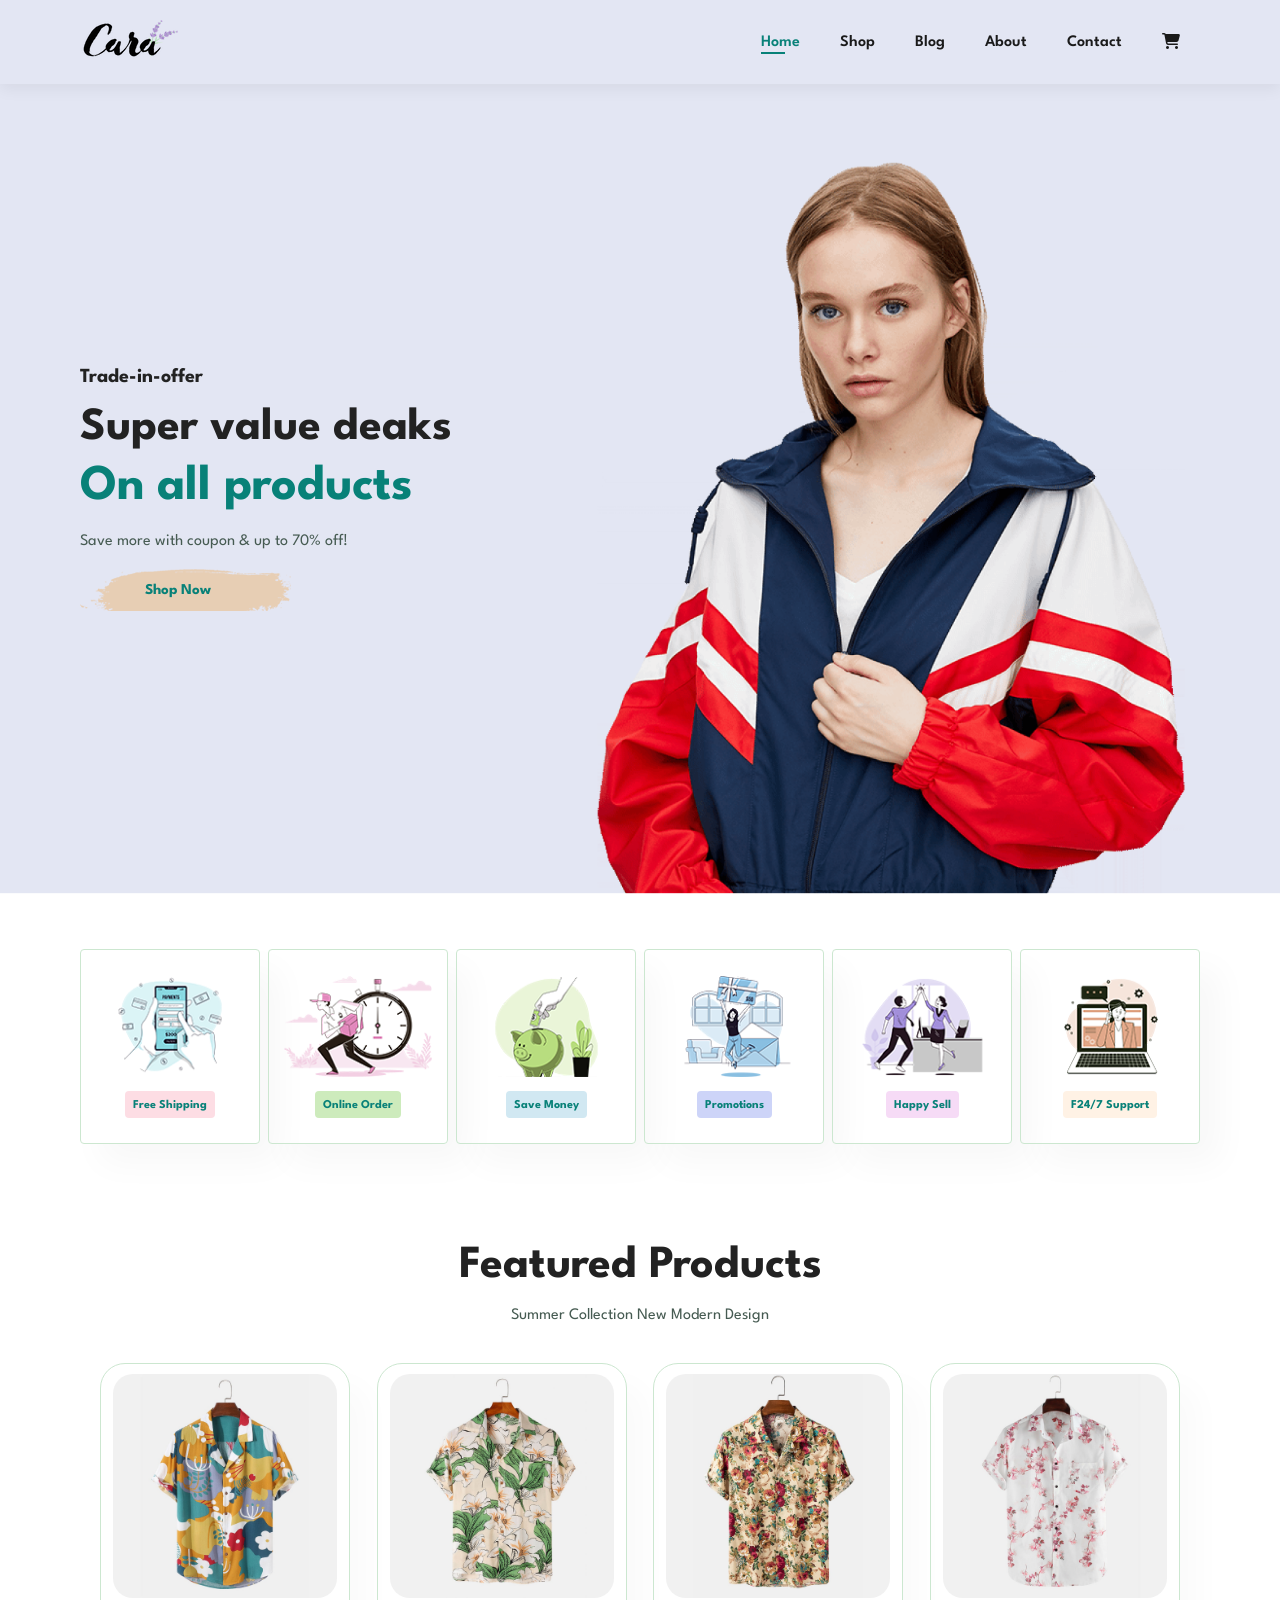
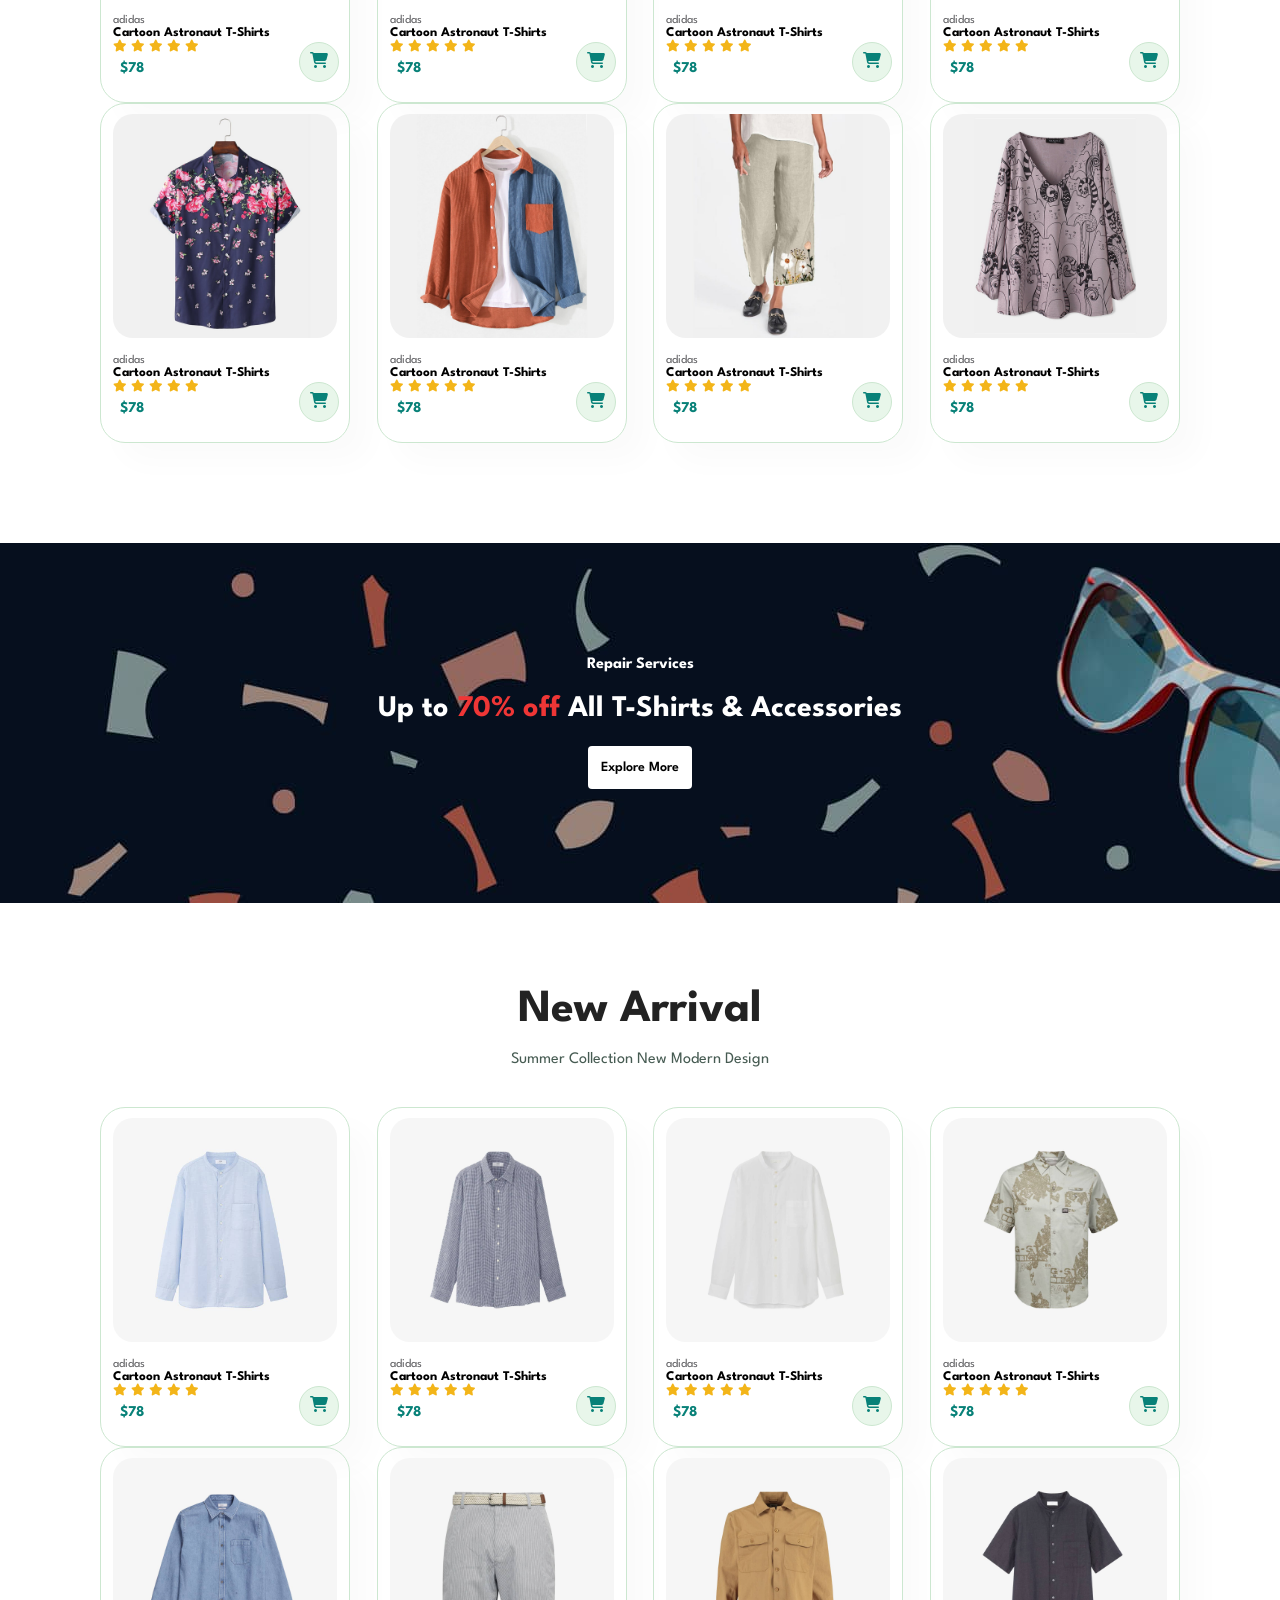
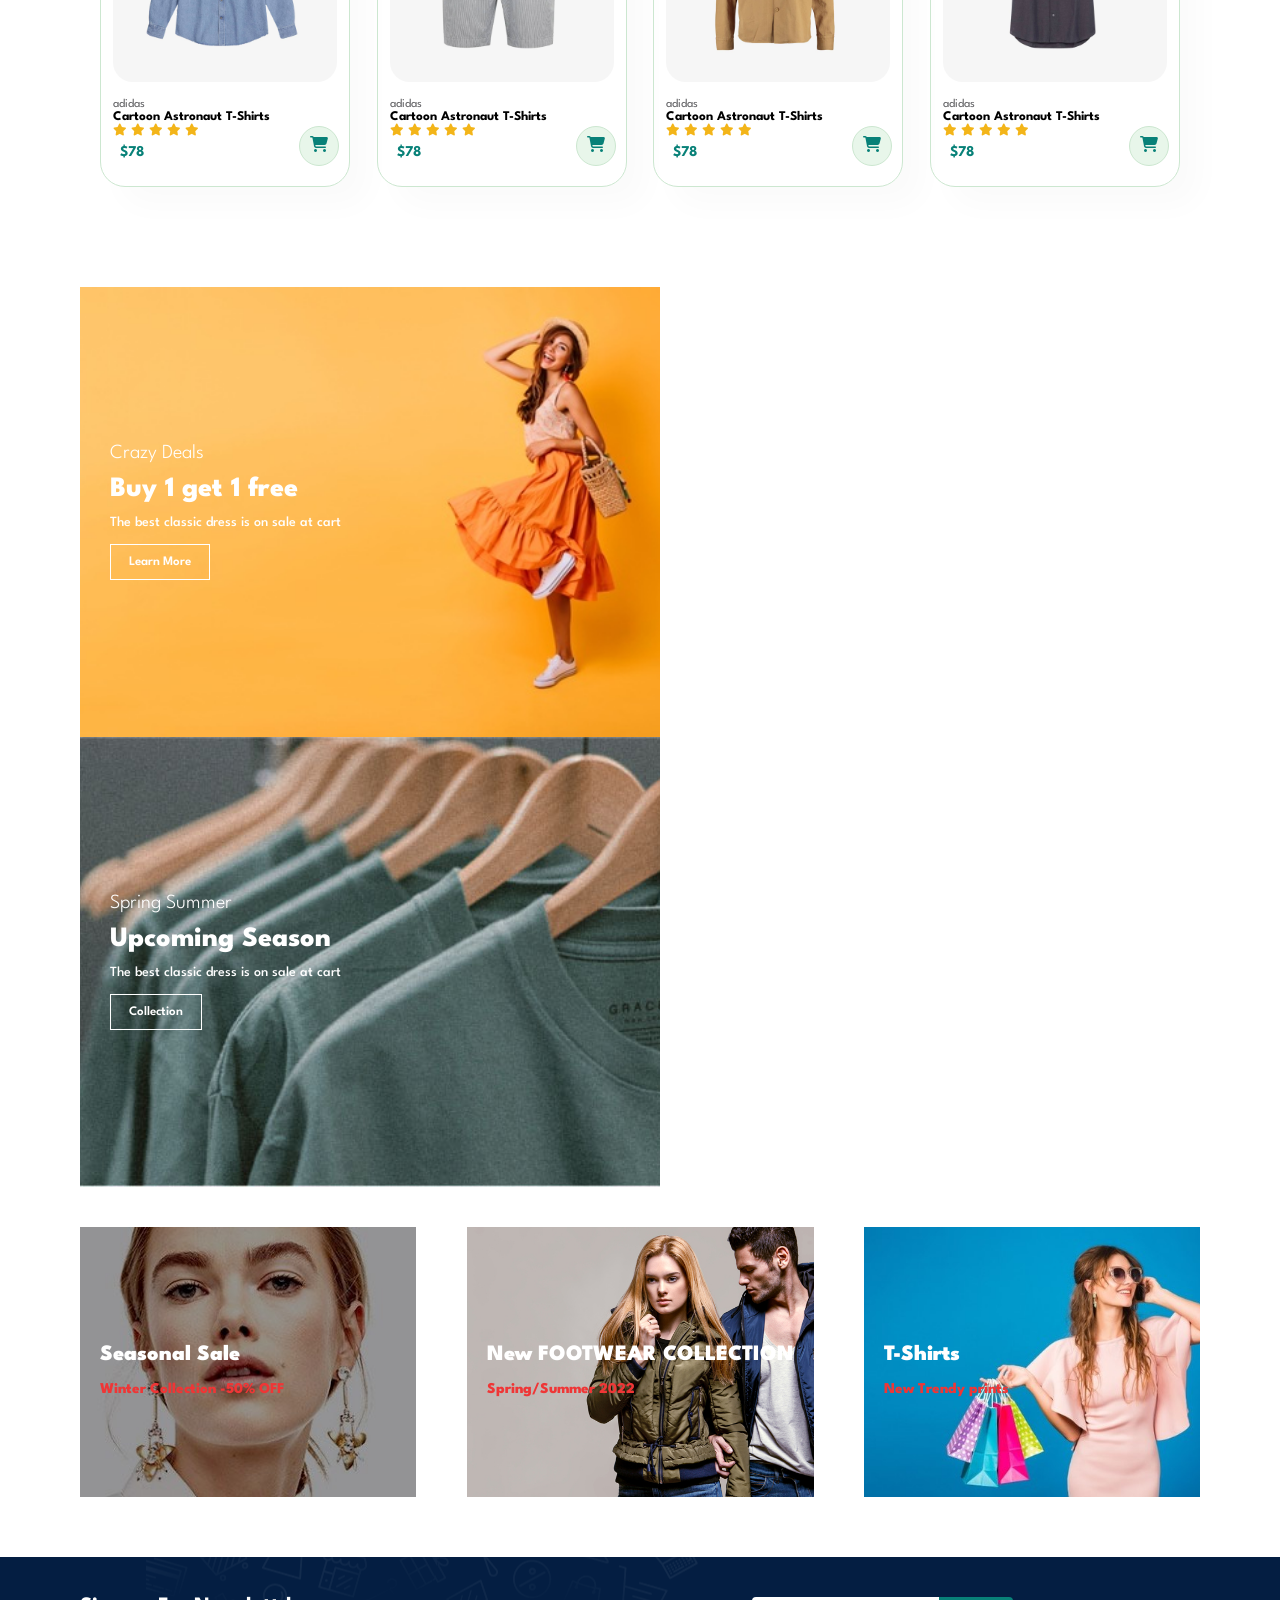
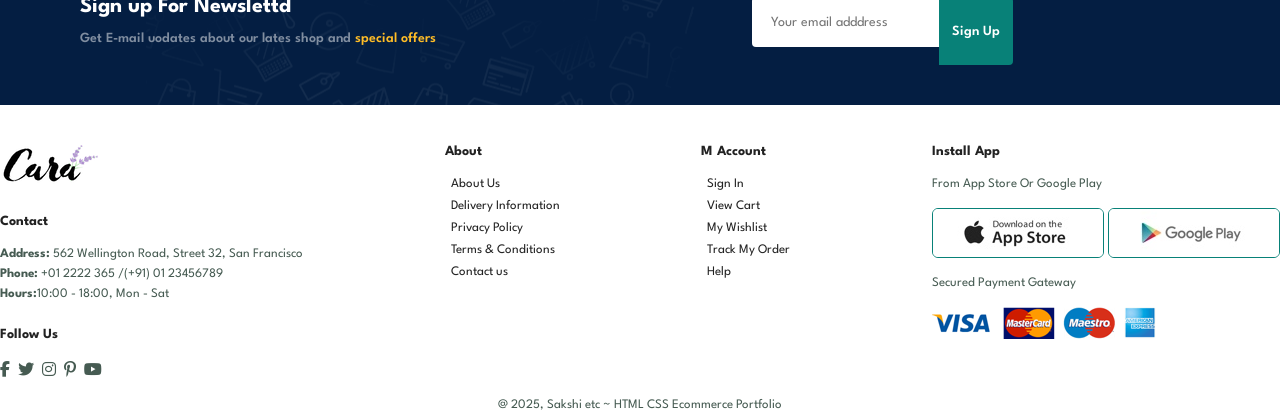
<file: index.html>
<!DOCTYPE html>
<html lang="en">
<head>
  <meta charset="UTF-8">
  <meta name="viewport" content="width=device-width, initial-scale=1.0">
  <title>ECom</title>
  
  <!-- Correct Font Awesome CDN -->
  <link rel="stylesheet" href="https://cdnjs.cloudflare.com/ajax/libs/font-awesome/6.6.0/css/all.min.css">
  
  <!-- Your custom stylesheet -->
  <link rel="stylesheet" href="ecom.css">
</head>


<body>
    <section id="header">
        <a href="#"><img src="logo.png" class="logo"></a>
        <div>
            <ul id="navbar">
                <li><a class="active" href="ECom.html">Home</a></li>
                <li><a href="eshop.html" >Shop</a></li>
                <li><a href="blog.html" onclick="window.location.href='blog.html';">Blog</a></li>
                <li><a href="about.html" onclick="window.location.href='about.html';">About</a></li>
                <li><a href="contactus.html" onclick="window.location.href='contactus.html';">Contact</a></li>
                <li id="lg-bag"><a href=" cart.html"><i class="fa-solid fa-cart-shopping"></i><a></li> <!-- cart img frm external website-->
                    <!--X icon for horizontal nav-->
                    <a href="#" id="close"><i class="fas fa-times"></i></a>
            </ul>
        </div>
        <!--media query nav for 3 line icons -->
        <div id="mobile">
            <a href=" cart.html"><i class="fa-solid fa-cart-shopping"></i><a></a>
            <i id="bar" class="fas fa-outdent"></i>
        </div>
    </section>
  
    <section id="hero">
        <h4>Trade-in-offer</h4>
        <h2>Super value deaks</h2>
        <h1>On all products</h1>
        <p>Save more with coupon & up to 70% off! </p>
        <button>Shop Now</button>
    </section>

    <section id="feature" class="section-p1">
        <div class="fe-box">
            <img src="f1.png" alt="">
            <h6>Free Shipping</h6>
        </div>
         <div class="fe-box">
            <img src="f2.png" alt="">
            <h6>Online Order</h6>
        </div>
         <div class="fe-box">
            <img src="f3.png" alt="">
            <h6>Save Money</h6>
        </div>
         <div class="fe-box">
            <img src="f4.png" alt="">
            <h6>Promotions</h6>
        </div>
         <div class="fe-box">
            <img src="f5.png" alt="">
            <h6>
                Happy Sell
            </h6>
        </div>
         <div class="fe-box">
            <img src="f6.png" alt="">
            <h6>F24/7 Support</h6>
        </div>
    </section>

    <section id="product1" class="section-p1">
        <h2>Featured Products</h2>
        <p>Summer Collection New Modern Design</p>
        <div class="pro-container" onclick="window.location.href='esproduct.html';">
        <div class="pro">
            <img src="f1.jpg" alt="">
            <div class="des">
                <span>adidas</span>
                <h5>Cartoon Astronaut T-Shirts</h5>
                <div class="star">
                    <i class="fas fa-star"></i>
                    <i class="fas fa-star"></i>
                    <i class="fas fa-star"></i>
                    <i class="fas fa-star"></i>
                    <i class="fas fa-star"></i>
                </div>
                <h4>$78</h4>
            </div>
           <!--cart is a class-->
           <a href="#" class="cart"><i class="fa-solid fa-cart-shopping"></i></a>
        </div>
        <div class="pro">
            <img src="f2.jpg" alt="">
            <div class="des">
                <span>adidas</span>
                <h5>Cartoon Astronaut T-Shirts</h5>
                <div class="star">
                    <i class="fas fa-star"></i>
                    <i class="fas fa-star"></i>
                    <i class="fas fa-star"></i>
                    <i class="fas fa-star"></i>
                    <i class="fas fa-star"></i>
                </div>
                <h4>$78</h4>
            </div>
           <!--cart is a class-->
           <a href="#" class="cart"><i class="fa-solid fa-cart-shopping"></i></a>
        </div>
        <div class="pro">
            <img src="f3.jpg" alt="">
            <div class="des">
                <span>adidas</span>
                <h5>Cartoon Astronaut T-Shirts</h5>
                <div class="star">
                    <i class="fas fa-star"></i>
                    <i class="fas fa-star"></i>
                    <i class="fas fa-star"></i>
                    <i class="fas fa-star"></i>
                    <i class="fas fa-star"></i>
                </div>
                <h4>$78</h4>
            </div>
           <!--cart is a class-->
           <a href="#" class="cart"><i class="fa-solid fa-cart-shopping"></i></a>
        </div>
        <div class="pro">
            <img src="f4.jpg" alt="">
            <div class="des">
                <span>adidas</span>
                <h5>Cartoon Astronaut T-Shirts</h5>
                <div class="star">
                    <i class="fas fa-star"></i>
                    <i class="fas fa-star"></i>
                    <i class="fas fa-star"></i>
                    <i class="fas fa-star"></i>
                    <i class="fas fa-star"></i>
                </div>
                <h4>$78</h4>
            </div>
           <!--cart is a class-->
           <a href="#" class="cart"><i class="fa-solid fa-cart-shopping"></i></a>
        </div>
        <div class="pro">
            <img src="f5.jpg" alt="">
            <div class="des">
                <span>adidas</span>
                <h5>Cartoon Astronaut T-Shirts</h5>
                <div class="star">
                    <i class="fas fa-star"></i>
                    <i class="fas fa-star"></i>
                    <i class="fas fa-star"></i>
                    <i class="fas fa-star"></i>
                    <i class="fas fa-star"></i>
                </div>
                <h4>$78</h4>
            </div>
           <!--cart is a class-->
           <a href="#" class="cart"><i class="fa-solid fa-cart-shopping"></i></a>
        </div>
        <div class="pro">
            <img src="f6.jpg" alt="">
            <div class="des">
                <span>adidas</span>
                <h5>Cartoon Astronaut T-Shirts</h5>
                <div class="star">
                    <i class="fas fa-star"></i>
                    <i class="fas fa-star"></i>
                    <i class="fas fa-star"></i>
                    <i class="fas fa-star"></i>
                    <i class="fas fa-star"></i>
                </div>
                <h4>$78</h4>
            </div>
           <!--cart is a class-->
           <a href="#" class="cart"><i class="fa-solid fa-cart-shopping"></i></a>
        </div>
        <div class="pro">
            <img src="f7.jpg" alt="">
            <div class="des">
                <span>adidas</span>
                <h5>Cartoon Astronaut T-Shirts</h5>
                <div class="star">
                    <i class="fas fa-star"></i>
                    <i class="fas fa-star"></i>
                    <i class="fas fa-star"></i>
                    <i class="fas fa-star"></i>
                    <i class="fas fa-star"></i>
                </div>
                <h4>$78</h4>
            </div>
           <!--cart is a class-->
           <a href="#" class="cart"><i class="fa-solid fa-cart-shopping"></i></a>
        </div>
        <div class="pro">
            <img src="f8.jpg" alt="">
            <div class="des">
                <span>adidas</span>
                <h5>Cartoon Astronaut T-Shirts</h5>
                <div class="star">
                    <i class="fas fa-star"></i>
                    <i class="fas fa-star"></i>
                    <i class="fas fa-star"></i>
                    <i class="fas fa-star"></i>
                    <i class="fas fa-star"></i>
                </div>
                <h4>$78</h4>
            </div>
           <!--cart is a class-->
           <a href="#" class="cart"><i class="fa-solid fa-cart-shopping"></i></a>
        </div>
    </div>
    </section>

    <section id="banner" class="section-m1">
        <h4>Repair Services </h4>
        <h2>Up to <span>70% off</span> All T-Shirts & Accessories</h2>
        <button class="normal">Explore More</button>
        </section>

        <section id="product1" class="section-p1">
            <h2>New Arrival</h2>
            <p>Summer Collection New Modern Design</p>
            <div class="pro-container">
             <div class="pro">
            <img src="n1.jpg" alt="">
            <div class="des">
                <span>adidas</span>
                <h5>Cartoon Astronaut T-Shirts</h5>
                <div class="star">
                    <i class="fas fa-star"></i>
                    <i class="fas fa-star"></i>
                    <i class="fas fa-star"></i>
                    <i class="fas fa-star"></i>
                    <i class="fas fa-star"></i>
                </div>
                <h4>$78</h4>
            </div>
           <!--cart is a class-->
           <a href="#" class="cart"><i class="fa-solid fa-cart-shopping"></i></a>
        </div>
        <div class="pro">
            <img src="n2.jpg" alt="">
            <div class="des">
                <span>adidas</span>
                <h5>Cartoon Astronaut T-Shirts</h5>
                <div class="star">
                    <i class="fas fa-star"></i>
                    <i class="fas fa-star"></i>
                    <i class="fas fa-star"></i>
                    <i class="fas fa-star"></i>
                    <i class="fas fa-star"></i>
                </div>
                <h4>$78</h4>
            </div>
           <!--cart is a class-->
           <a href="#" class="cart"><i class="fa-solid fa-cart-shopping"></i></a>
        </div>
        <div class="pro">
            <img src="n3.jpg" alt="">
            <div class="des">
                <span>adidas</span>
                <h5>Cartoon Astronaut T-Shirts</h5>
                <div class="star">
                    <i class="fas fa-star"></i>
                    <i class="fas fa-star"></i>
                    <i class="fas fa-star"></i>
                    <i class="fas fa-star"></i>
                    <i class="fas fa-star"></i>
                </div>
                <h4>$78</h4>
            </div>
           <!--cart is a class-->
           <a href="#" class="cart"><i class="fa-solid fa-cart-shopping"></i></a>
        </div>
        <div class="pro">
            <img src="n4.jpg" alt="">
            <div class="des">
                <span>adidas</span>
                <h5>Cartoon Astronaut T-Shirts</h5>
                <div class="star">
                    <i class="fas fa-star"></i>
                    <i class="fas fa-star"></i>
                    <i class="fas fa-star"></i>
                    <i class="fas fa-star"></i>
                    <i class="fas fa-star"></i>
                </div>
                <h4>$78</h4>
            </div>
           <!--cart is a class-->
           <a href="#" class="cart"><i class="fa-solid fa-cart-shopping"></i></a>
        </div>
        <div class="pro">
            <img src="n5.jpg" alt="">
            <div class="des">
                <span>adidas</span>
                <h5>Cartoon Astronaut T-Shirts</h5>
                <div class="star">
                    <i class="fas fa-star"></i>
                    <i class="fas fa-star"></i>
                    <i class="fas fa-star"></i>
                    <i class="fas fa-star"></i>
                    <i class="fas fa-star"></i>
                </div>
                <h4>$78</h4>
            </div>
           <!--cart is a class-->
           <a href="#" class="cart"><i class="fa-solid fa-cart-shopping"></i></a>
        </div>
        <div class="pro">
            <img src="n6.jpg" alt="">
            <div class="des">
                <span>adidas</span>
                <h5>Cartoon Astronaut T-Shirts</h5>
                <div class="star">
                    <i class="fas fa-star"></i>
                    <i class="fas fa-star"></i>
                    <i class="fas fa-star"></i>
                    <i class="fas fa-star"></i>
                    <i class="fas fa-star"></i>
                </div>
                <h4>$78</h4>
            </div>
           <!--cart is a class-->
           <a href="#" class="cart"><i class="fa-solid fa-cart-shopping"></i></a>
        </div>
        <div class="pro">
            <img src="n7.jpg" alt="">
            <div class="des">
                <span>adidas</span>
                <h5>Cartoon Astronaut T-Shirts</h5>
                <div class="star">
                    <i class="fas fa-star"></i>
                    <i class="fas fa-star"></i>
                    <i class="fas fa-star"></i>
                    <i class="fas fa-star"></i>
                    <i class="fas fa-star"></i>
                </div>
                <h4>$78</h4>
            </div>
           <!--cart is a class-->
           <a href="#" class="cart"><i class="fa-solid fa-cart-shopping"></i></a>
        </div>
        <div class="pro">
            <img src="n8.jpg" alt="">
            <div class="des">
                <span>adidas</span>
                <h5>Cartoon Astronaut T-Shirts</h5>
                <div class="star">
                    <i class="fas fa-star"></i>
                    <i class="fas fa-star"></i>
                    <i class="fas fa-star"></i>
                    <i class="fas fa-star"></i>
                    <i class="fas fa-star"></i>
                </div>
                <h4>$78</h4>
            </div>
           <!--cart is a class-->
           <a href="#" class="cart"><i class="fa-solid fa-cart-shopping"></i></a>
        </div>
    </div>
    </section>

    <section id="sm-banner" class="section-p1">
        <div class="banner-box">
        <h4>Crazy Deals</h4>
        <h2>Buy 1 get 1 free</h2>
        <span>The best classic dress is on sale at cart</span>
        <button class="white">Learn More</button>
        </div>
        <div class="banner-box banner-box2">
        <h4>Spring Summer</h4>
        <h2>Upcoming Season</h2>
        <span>The best classic dress is on sale at cart</span>
        <button class="white">Collection</button>
        </div>
    </section>

    <section id="banner3">
        <div class="banner-box ">
        <h2>Seasonal Sale</h2>
        <h3>Winter Collection -50% OFF</h3>
        </div>
        <div class="banner-box banner-box2 ">
        <h2>New FOOTWEAR COLLECTION</h2>
        <h3>Spring/Summer 2022</h3>
        </div>
        <div class="banner-box banner-box3 ">
        <h2>T-Shirts</h2>
        <h3>New Trendy prints</h3>
        </div>
    </section>

    <section id="newsletter" class="section-p1 section-m1">
        <div class="newstext">
            <h4>Sign up For Newslettd</h4>
            <p>Get E-mail uodates about our lates shop and <span> special offers</span></p>
        </div>
        <div class="form">
            <input type="text" placeholder="Your email adddress">
            <button class="normal">Sign Up</button>
        </div>
    </section>

    <footer>
        <div class="col">
            <img class="logo" src="logo.png" alt="">
            <h4>Contact</h4>
            <p><strong>Address:</strong> 562 Wellington Road, Street 32, San Francisco</p>
            <p><strong>Phone:</strong> +01 2222 365 /(+91) 01 23456789</p>
            <p><strong>Hours:</strong>10:00 - 18:00, Mon - Sat</p>

            <div class="follow">
                <h4>Follow Us</h4>
                <div class="icon">
                    <i class="fab fa-facebook-f"></i>
                    <i class="fab fa-twitter"></i>
                    <i class="fab fa-instagram"></i>
                    <i class="fab fa-pinterest-p"></i>
                    <i class="fab fa-youtube"></i>
                </div>
            </div>
        </div>
             <div class="col">
            <h4>About</h4>
            <a href="#">About Us</a>
            <a href="#">Delivery Information</a>
            <a href="#">Privacy Policy</a>
            <a href="#">Terms & Conditions</a>
            <a href="#">Contact us</a>
        </div>

          <div class="col">
            <h4>M Account</h4>
            <a href="#">Sign In</a>
            <a href="#">View Cart</a>
            <a href="#">My Wishlist</a>
            <a href="#">Track My Order</a>
            <a href="#">Help</a>
        </div>

        <div class="col install">
            <h4>Install App</h4>
            <p>From App Store Or Google Play</p>
            <div class="row">
                <img src="app.jpg">
                <img src="play.jpg">
            </div>
             <p>Secured Payment Gateway</p>
             <img src="pay.png">
        </div>

        <div class="copyright">
            <p> @ 2025, Sakshi etc ~ HTML CSS Ecommerce Portfolio</p>
        </div>
    </footer>
   <script src="ecomm.js"></script>
</body>
</html>
</file>
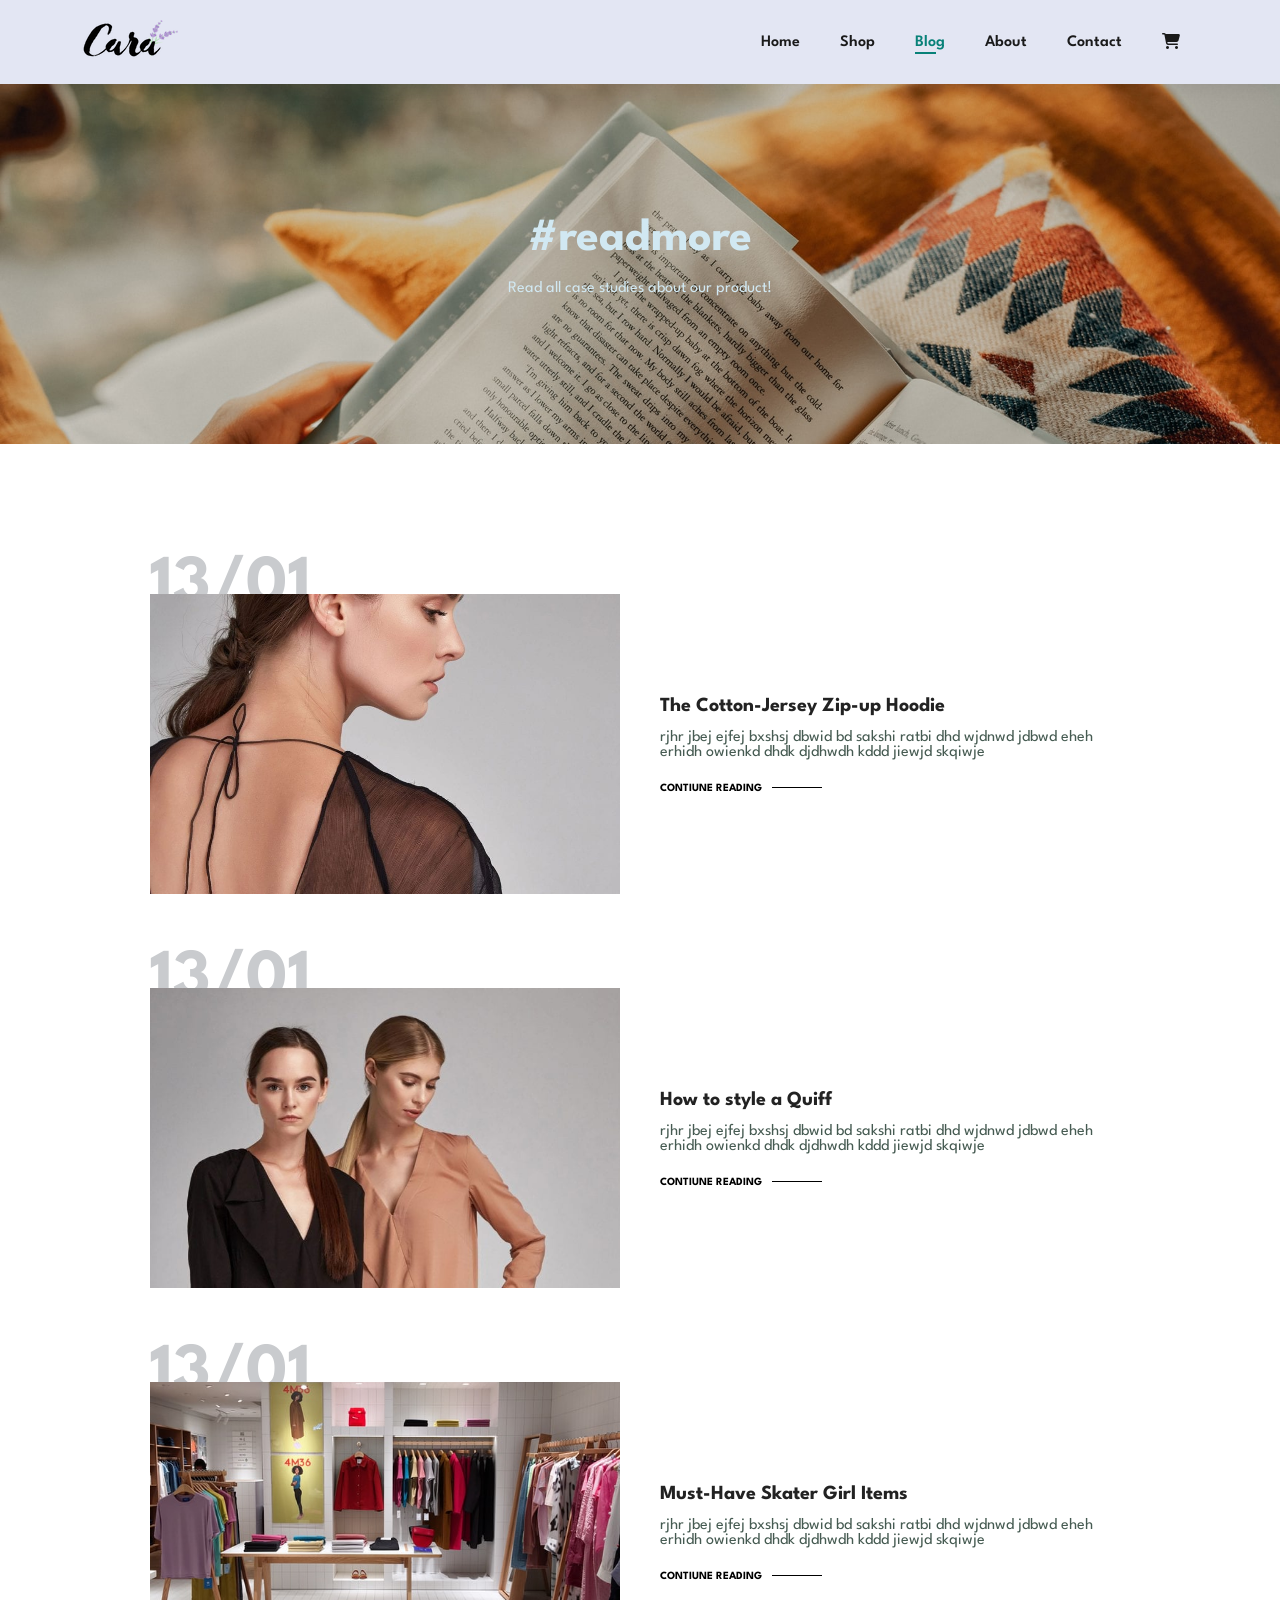
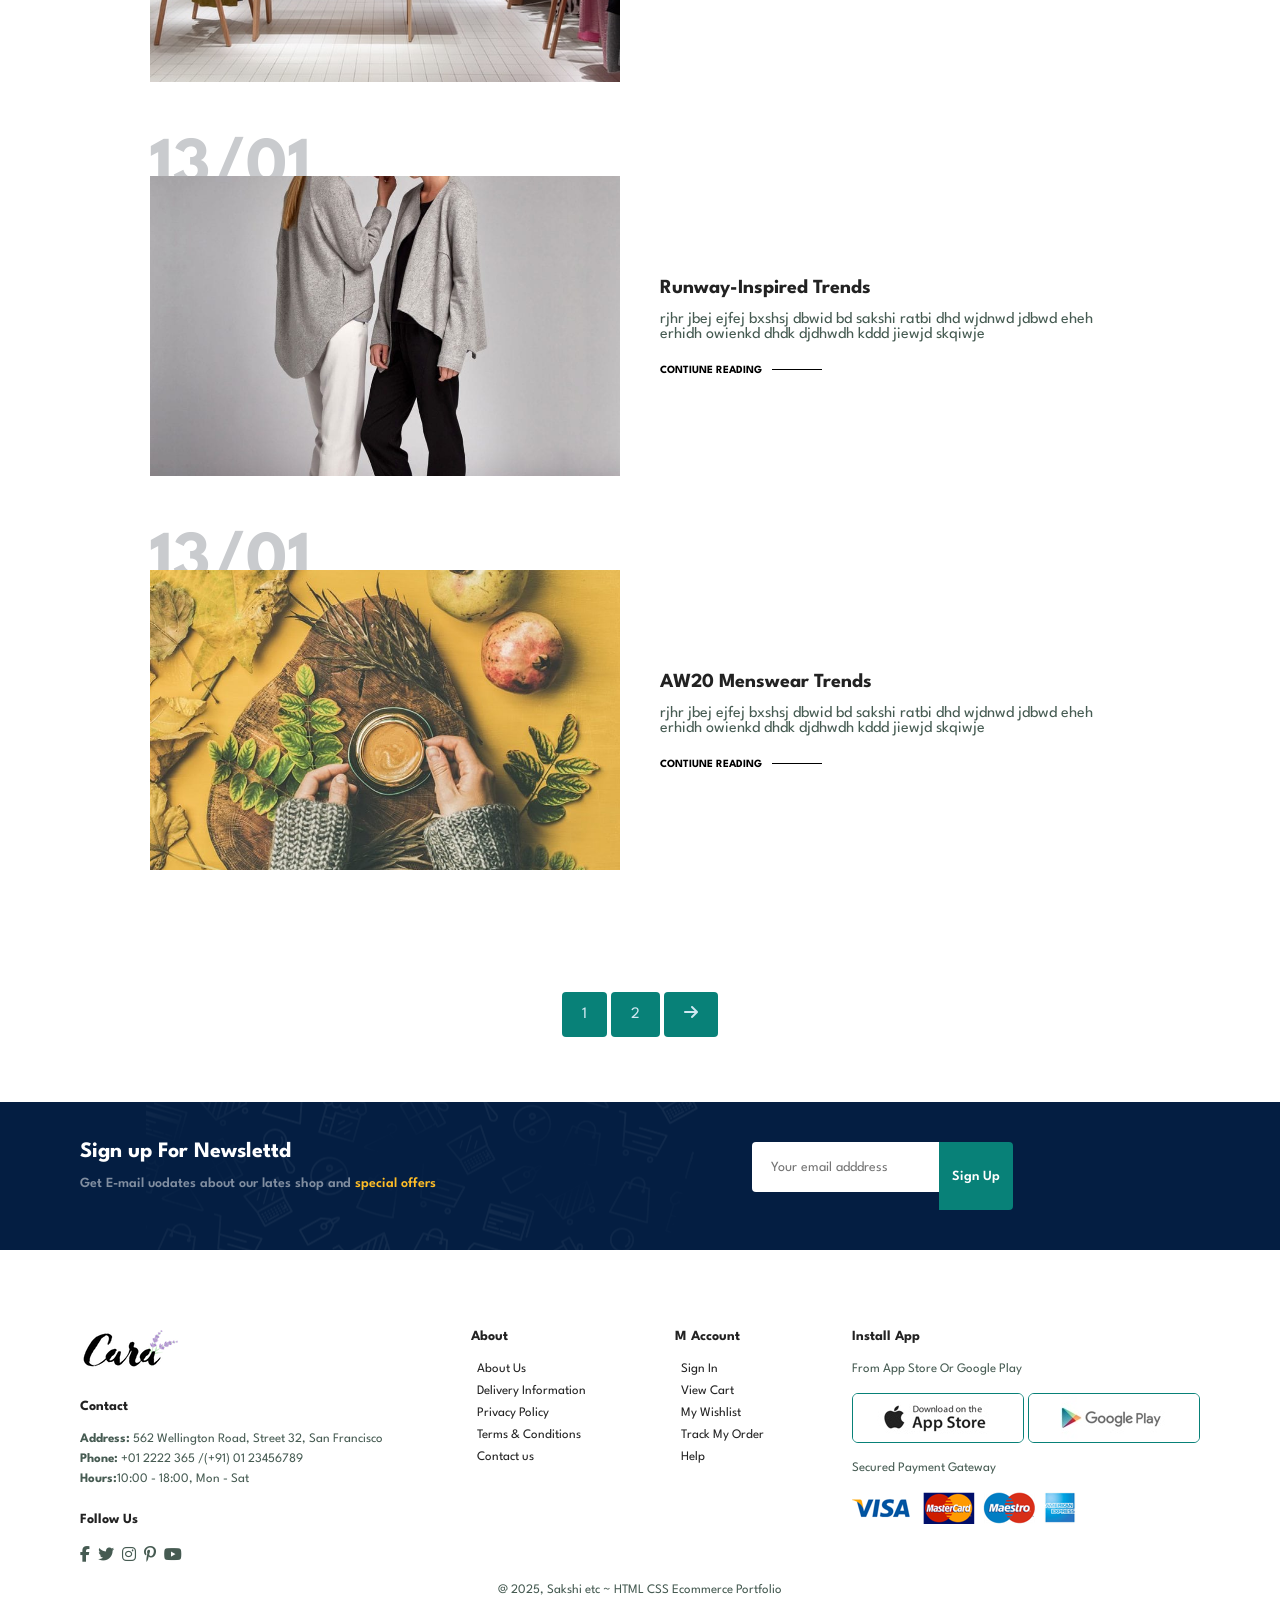
<file: blog.html>
<!DOCTYPE html>
<html lang="en">
<head>
  <meta charset="UTF-8">
  <meta name="viewport" content="width=device-width, initial-scale=1.0">
  <title>ECom</title>
  
  <!-- Correct Font Awesome CDN -->
  <link rel="stylesheet" href="https://cdnjs.cloudflare.com/ajax/libs/font-awesome/6.6.0/css/all.min.css">
  
  <!-- Your custom stylesheet -->
  <link rel="stylesheet" href="ecom.css">
</head>


<body>
    <section id="header" >
        <a href="#"><img src="logo.png" class="logo"></a>
        <div>
            <ul id="navbar">
                <li><a href="ECom.html">Home</a></li>
                <li><a  href="eshop.html">Shop</a></li>
                <li><a  class="active" href="blog.html">Blog</a></li>
                <li><a href="about.html">About</a></li>
                <li><a href="contactus.html">Contact</a></li>
                <li id="lg-bag"><a href=" cart.html"><i class="fa-solid fa-cart-shopping"></i><a></li> <!-- cart img frm external website-->
                    <!--X icon for horizontal nav-->
                    <a href="#" id="close"><i class="fas fa-times"></i></a>
            </ul>
        </div>
        <!--media query nav for 3 line icons -->
        <div id="mobile">
            <a href=" cart.html"><i class="fa-solid fa-cart-shopping"></i><a></a>
            <i id="bar" class="fas fa-outdent"></i>
        </div>
    </section>

    <section id="page-header" class="blog-header">
       
        <h2>#readmore</h2>
       
        <p>Read all case studies about our product! </p>
      
    </section>

    <section id="blog">
        <div class="blog-box">
            <div class="blog-img">
                <img src="b1 2.jpg" alt="">
            </div>
            <div class="blog-details">
                <h4>The Cotton-Jersey Zip-up Hoodie</h4>
                <p>rjhr jbej ejfej bxshsj dbwid bd sakshi ratbi dhd wjdnwd jdbwd eheh erhidh owienkd dhdk
                    djdhwdh kddd jiewjd skqiwje 
                </p>
                <a href="#">CONTIUNE READING</a>
            </div>
            <h1>13/01</h1>
        </div>
        <div class="blog-box">
            <div class="blog-img">
                <img src="b2 2.jpg" alt="">
            </div>
            <div class="blog-details">
                <h4>How to style a Quiff</h4>
                <p>rjhr jbej ejfej bxshsj dbwid bd sakshi ratbi dhd wjdnwd jdbwd eheh erhidh owienkd dhdk
                    djdhwdh kddd jiewjd skqiwje 
                </p>
                <a href="#">CONTIUNE READING</a>
            </div>
            <h1>13/01</h1>
        </div>
        <div class="blog-box">
            <div class="blog-img">
                <img src="b3.jpg" alt="">
            </div>
            <div class="blog-details">
                <h4>Must-Have Skater Girl Items</h4>
                <p>rjhr jbej ejfej bxshsj dbwid bd sakshi ratbi dhd wjdnwd jdbwd eheh erhidh owienkd dhdk
                    djdhwdh kddd jiewjd skqiwje 
                </p>
                <a href="#">CONTIUNE READING</a>
            </div>
            <h1>13/01</h1>
        </div>
        <div class="blog-box">
            <div class="blog-img">
                <img src="b4 2.jpg" alt="">
            </div>
            <div class="blog-details">
                <h4>Runway-Inspired Trends</h4>
                <p>rjhr jbej ejfej bxshsj dbwid bd sakshi ratbi dhd wjdnwd jdbwd eheh erhidh owienkd dhdk
                    djdhwdh kddd jiewjd skqiwje 
                </p>
                <a href="#">CONTIUNE READING</a>
            </div>
            <h1>13/01</h1>
        </div>
        <div class="blog-box">
            <div class="blog-img">
                <img src="b6.jpg" alt="">
            </div>
            <div class="blog-details">
                <h4>AW20 Menswear Trends</h4>
                <p>rjhr jbej ejfej bxshsj dbwid bd sakshi ratbi dhd wjdnwd jdbwd eheh erhidh owienkd dhdk
                    djdhwdh kddd jiewjd skqiwje 
                </p>
                <a href="#">CONTIUNE READING</a>
            </div>
            <h1>13/01</h1>
        </div> 
    </section>

   <section id="pagination" class="section-p1">
    <a href="#">1</a>
    <a href="#">2</a>
    <a href="#"><i class="fa-solid fa-arrow-right"></i></a>
   </section>

    <section id="newsletter" class="section-p1 section-m1">
        <div class="newstext">
            <h4>Sign up For Newslettd</h4>
            <p>Get E-mail uodates about our lates shop and <span> special offers</span></p>
        </div>
        <div class="form">
            <input type="text" placeholder="Your email adddress">
            <button class="normal">Sign Up</button>
        </div>
    </section>

    <footer class="section-p1">
        <div class="col">
            <img class="logo" src="logo.png" alt="">
            <h4>Contact</h4>
            <p><strong>Address:</strong> 562 Wellington Road, Street 32, San Francisco</p>
            <p><strong>Phone:</strong> +01 2222 365 /(+91) 01 23456789</p>
            <p><strong>Hours:</strong>10:00 - 18:00, Mon - Sat</p>

            <div class="follow">
                <h4>Follow Us</h4>
                <div class="icon">
                    <i class="fab fa-facebook-f"></i>
                    <i class="fab fa-twitter"></i>
                    <i class="fab fa-instagram"></i>
                    <i class="fab fa-pinterest-p"></i>
                    <i class="fab fa-youtube"></i>
                </div>
            </div>
        </div>
             <div class="col">
            <h4>About</h4>
            <a href="#">About Us</a>
            <a href="#">Delivery Information</a>
            <a href="#">Privacy Policy</a>
            <a href="#">Terms & Conditions</a>
            <a href="#">Contact us</a>
        </div>

          <div class="col">
            <h4>M Account</h4>
            <a href="#">Sign In</a>
            <a href="#">View Cart</a>
            <a href="#">My Wishlist</a>
            <a href="#">Track My Order</a>
            <a href="#">Help</a>
        </div>

        <div class="col install">
            <h4>Install App</h4>
            <p>From App Store Or Google Play</p>
            <div class="row">
                <img src="app.jpg">
                <img src="play.jpg">
            </div>
             <p>Secured Payment Gateway</p>
             <img src="pay.png">
        </div>

        <div class="copyright">
            <p> @ 2025, Sakshi etc ~ HTML CSS Ecommerce Portfolio</p>
        </div>
    </footer>
   <script src="ecomm.js"></script>
</body>
</html>
</file>
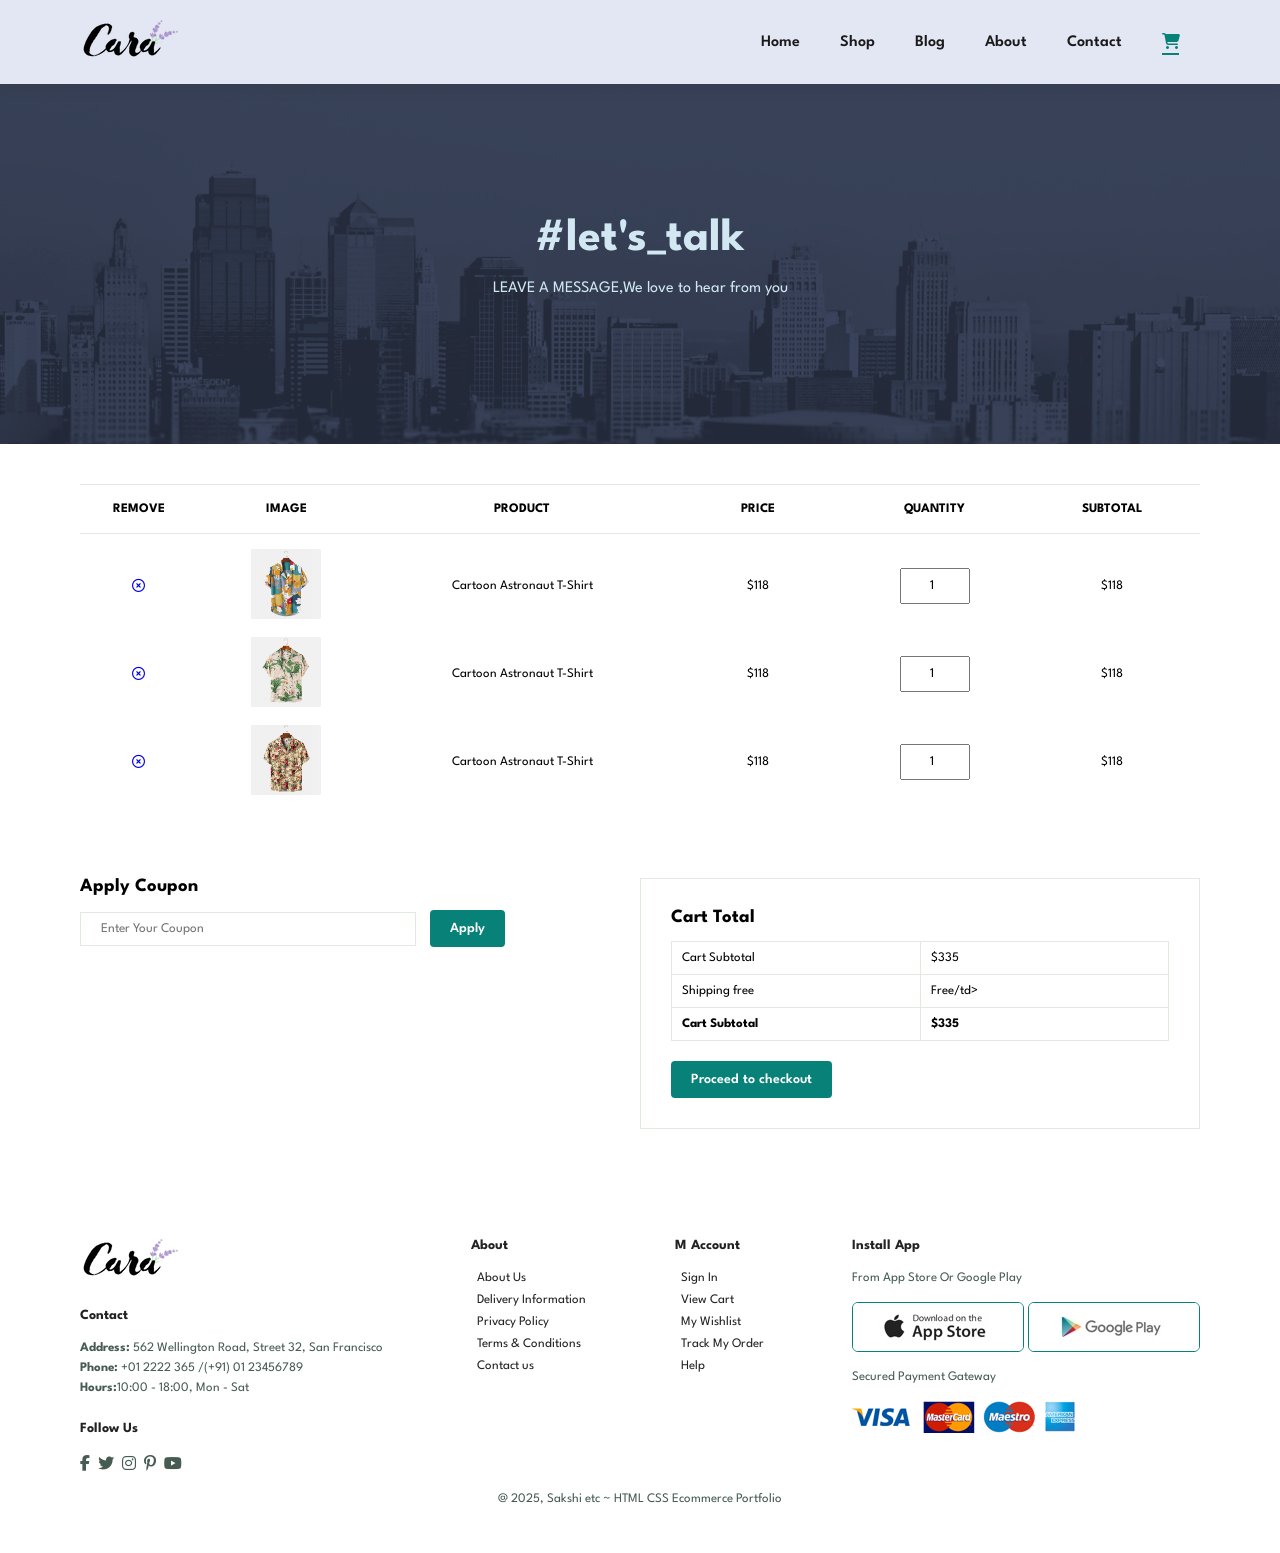
<file: cart.html>
<!DOCTYPE html>
<html lang="en">
<head>
  <meta charset="UTF-8">
  <meta name="viewport" content="width=device-width, initial-scale=1.0">
  <title>ECom</title>
  
  <!-- Correct Font Awesome CDN -->
  <link rel="stylesheet" href="https://cdnjs.cloudflare.com/ajax/libs/font-awesome/6.6.0/css/all.min.css">
  
  <!-- Your custom stylesheet -->
  <link rel="stylesheet" href="ecom.css">
</head>


<body>
    <section id="header" >
        <a href="#"><img src="logo.png" class="logo"></a>
        <div>
            <ul id="navbar">
                <li><a href="ECom.html">Home</a></li>
                <li><a  href="eshop.html">Shop</a></li>
                <li><a  href="blog.html">Blog</a></li>
                <li><a   href="about.html">About</a></li>
                <li><a href="contactus.html">Contact</a></li>
                <li id="lg-bag"><a class="active"  href=" cart.html"><i class="fa-solid fa-cart-shopping"></i><a></li> <!-- cart img frm external website-->
                    <!--X icon for horizontal nav-->
                    <a href="#" id="close"><i class="fas fa-times"></i></a>
            </ul>
        </div>
        <!--media query nav for 3 line icons -->
        <div id="mobile">
            <a href=" cart.html"><i class="fa-solid fa-cart-shopping"></i><a></a>
            <i id="bar" class="fas fa-outdent"></i>
        </div>
    </section>

    <section id="page-header" class="about-header">
       
        <h2>#let's_talk</h2>
       
        <p>LEAVE A MESSAGE,We love to hear from you</p>
      
    </section>

    <section id="cart" class="section-p1">
        <table width="100%">
            <thead>
                <tr>
                    <td>Remove</td>
                    <td>Image</td>
                    <td>Product</td>
                    <td>Price</td>
                    <td>Quantity</td>
                    <td>Subtotal</td>
                </tr>
            </thead>
            <tbody>
                <tr>
                    <td><a href="#"><i class="far fa-times-circle"></i></a></td>
                    <td><img src="f1.jpg"></td>
                    <td>Cartoon Astronaut T-Shirt</td>
                    <td>$118</td>
                    <td><input type="number" value="1"></td>
                    <td>$118</td>
                </tr>
                 <tr>
                    <td><a href="#"><i class="far fa-times-circle"></i></a></td>
                    <td><img src="f2.jpg"></td>
                    <td>Cartoon Astronaut T-Shirt</td>
                    <td>$118</td>
                    <td><input type="number" value="1"></td>
                    <td>$118</td>
                </tr> <tr>
                    <td><a href="#"><i class="far fa-times-circle"></i></a></td>
                    <td><img src="f3.jpg"></td>
                    <td>Cartoon Astronaut T-Shirt</td>
                    <td>$118</td>
                    <td><input type="number" value="1"></td>
                    <td>$118</td>
                </tr>
            </tbody>
        </table>
    </section>

    <section id="cart-add" class="section-p1"> 
        <div id="coupon">
            <h3>Apply Coupon</h3>
            <div>
                <input type="text" placeholder="Enter Your Coupon">
                <button class="normal">Apply</button>
            </div>
        </div>
        <div id="Subtotal">
            <h3>Cart Total</h3>
            <table>
                <tr>
                    <td>Cart Subtotal</td>
                    <td>$335</td>
                </tr>
                 <tr>
                    <td>Shipping free</td>
                    <td>Free/td>
                </tr>
                 <tr>
                    <td><strong>Cart Subtotal</strong></td>
                    <td><strong>$335</strong></td>
                </tr>
            </table>
            <button class="normal">Proceed to checkout</button>
        </div>
    </section>

    <footer class="section-p1">

        <div class="col">
            <img class="logo" src="logo.png" alt="">
            <h4>Contact</h4>
            <p><strong>Address:</strong> 562 Wellington Road, Street 32, San Francisco</p>
            <p><strong>Phone:</strong> +01 2222 365 /(+91) 01 23456789</p>
            <p><strong>Hours:</strong>10:00 - 18:00, Mon - Sat</p>

            <div class="follow">
                <h4>Follow Us</h4>
                <div class="icon">
                    <i class="fab fa-facebook-f"></i>
                    <i class="fab fa-twitter"></i>
                    <i class="fab fa-instagram"></i>
                    <i class="fab fa-pinterest-p"></i>
                    <i class="fab fa-youtube"></i>
                </div>
            </div>
        </div>
             <div class="col">
            <h4>About</h4>
            <a href="#">About Us</a>
            <a href="#">Delivery Information</a>
            <a href="#">Privacy Policy</a>
            <a href="#">Terms & Conditions</a>
            <a href="#">Contact us</a>
        </div>

          <div class="col">
            <h4>M Account</h4>
            <a href="#">Sign In</a>
            <a href="#">View Cart</a>
            <a href="#">My Wishlist</a>
            <a href="#">Track My Order</a>
            <a href="#">Help</a>
        </div>

        <div class="col install">
            <h4>Install App</h4>
            <p>From App Store Or Google Play</p>
            <div class="row">
                <img src="app.jpg">
                <img src="play.jpg">
            </div>
             <p>Secured Payment Gateway</p>
             <img src="pay.png">
        </div>

        <div class="copyright">
            <p> @ 2025, Sakshi etc ~ HTML CSS Ecommerce Portfolio</p>
        </div>
    </footer>
   <script src="ecomm.js"></script>
</body>
</html>
</file>
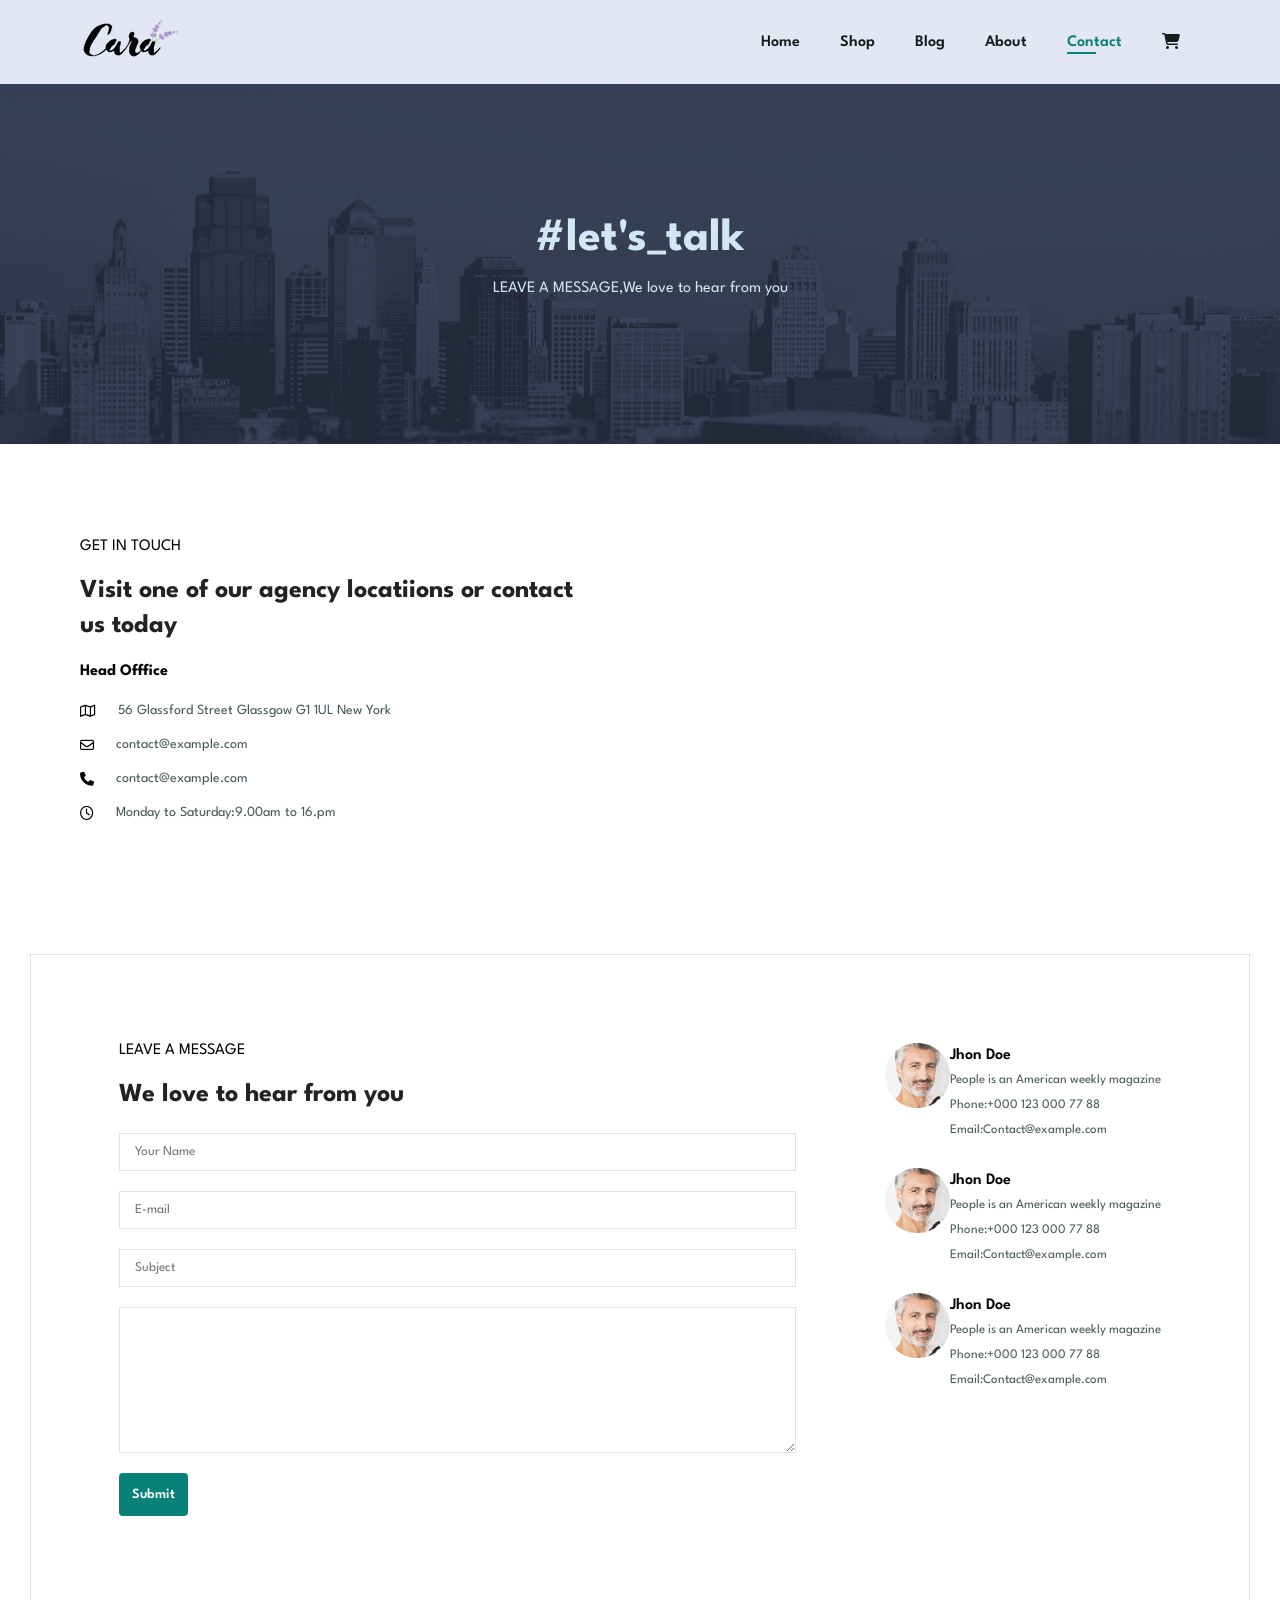
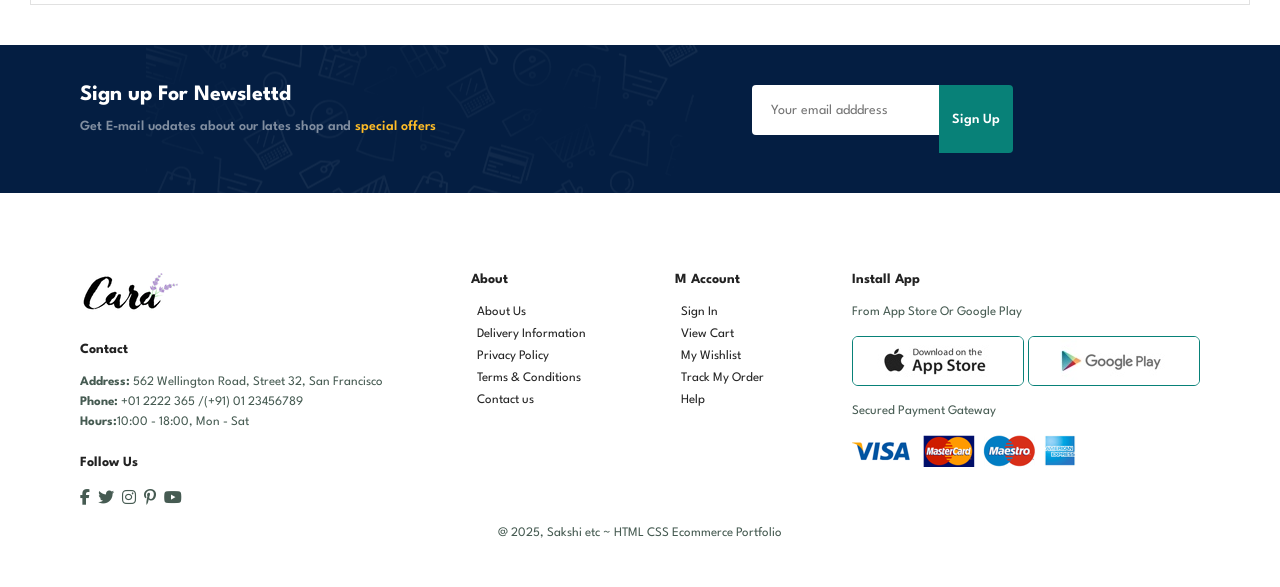
<file: contactus.html>
<!DOCTYPE html>
<html lang="en">
<head>
  <meta charset="UTF-8">
  <meta name="viewport" content="width=device-width, initial-scale=1.0">
  <title>ECom</title>
  
  <!-- Correct Font Awesome CDN -->
  <link rel="stylesheet" href="https://cdnjs.cloudflare.com/ajax/libs/font-awesome/6.6.0/css/all.min.css">
  
  <!-- Your custom stylesheet -->
  <link rel="stylesheet" href="ecom.css">
</head>


<body>
    <section id="header" >
        <a href="#"><img src="logo.png" class="logo"></a>
        <div>
            <ul id="navbar">
                <li><a href="ECom.html">Home</a></li>
                <li><a  href="eshop.html">Shop</a></li>
                <li><a  href="blog.html">Blog</a></li>
                <li><a   href="about.html">About</a></li>
                <li><a class="active" href="contactus.html">Contact</a></li>
                <li id="lg-bag"><a href=" cart.html"><i class="fa-solid fa-cart-shopping"></i><a></li> <!-- cart img frm external website-->
                    <!--X icon for horizontal nav-->
                    <a href="#" id="close"><i class="fas fa-times"></i></a>
            </ul>
        </div>
        <!--media query nav for 3 line icons -->
        <div id="mobile">
            <a href=" cart.html"><i class="fa-solid fa-cart-shopping"></i><a></a>
            <i id="bar" class="fas fa-outdent"></i>
        </div>
    </section>

    <section id="page-header" class="about-header">
       
        <h2>#let's_talk</h2>
       
        <p>LEAVE A MESSAGE,We love to hear from you</p>
      
    </section>
    <section id="contact-details" class="section-p1 ">
        <div class="details">
            <span>GET IN TOUCH</span>
            <H2>Visit one of our agency locatiions or contact us today</h2>
                <h3>Head Offfice</h3>
                <div>
                    <li>
                        <i class="fa-regular fa-map"></i>
                        <p>56 Glassford Street Glassgow G1 1UL New York</p>
                    </li>
                    <li>
                        <i class="fa-regular fa-envelope"></i>
                        <p>contact@example.com</p>
                    </li>
                    <li>
                       <i class="fa-solid fa-phone"></i>
                        <p>contact@example.com</p>
                    </li>
                    <li>
                        <i class="fa-regular fa-clock"></i>
                        <p>Monday to Saturday:9.00am to 16.pm</p>
                    </li>
                </div>
        </div>
        <div class="map">
            <iframe src="https://www.google.com/maps/embed?pb=!1m18!1m12!1m3!1d19605.19066406437!2d77.2151093635527!3d28.615349088655627!2m3!1f0!2f0!3f0!3m2!1i1024!2i768!4f13.1!3m3!1m2!1s0x390ce2daa9eb4d0b%3A0x717971125923e5d!2sIndia%20Gate!5e0!3m2!1sen!2sin!4v1765553989315!5m2!1sen!2sin" width="600" height="450" style="border:0;" allowfullscreen="" loading="lazy" referrerpolicy="no-referrer-when-downgrade"></iframe>
        </div>
    </section>

    <section id="form-deatils">
        <form action="">
            <span>LEAVE A MESSAGE</span>
            <h2>We love to hear from you</h2>
            <input type="text" placeholder="Your Name">
            <input type="text" placeholder="E-mail">
            <input type="text" placeholder="Subject">
            <textarea name="" id="" cols="30" rows="10" placeholder="Your Message">
            </textarea>
            <button class="normal">Submit</button>
        </form>
        <div class="people">
            <div>
                <img src="1.png" alt="">
                <p><span>Jhon Doe</span>People is an American weekly magazine 
                    <br> Phone:+000 123 000 77 88 <br> Email:Contact@example.com</p>
            </div>
            <div>
                <img src="1.png" alt="">
                <p><span>Jhon Doe</span>People is an American weekly magazine 
                    <br> Phone:+000 123 000 77 88 <br> Email:Contact@example.com</p>
            </div>
             <div>
                <img src="1.png" alt="">
                <p><span>Jhon Doe</span>People is an American weekly magazine 
                    <br> Phone:+000 123 000 77 88 <br> Email:Contact@example.com</p>
            </div>
        </div>
    </section>
 <section id="newsletter" class="section-p1 section-m1">
        <div class="newstext">
            <h4>Sign up For Newslettd</h4>
            <p>Get E-mail uodates about our lates shop and <span> special offers</span></p>
        </div>
        <div class="form">
            <input type="text" placeholder="Your email adddress">
            <button class="normal">Sign Up</button>
        </div>
    </section>

    <footer class="section-p1">

        <div class="col">
            <img class="logo" src="logo.png" alt="">
            <h4>Contact</h4>
            <p><strong>Address:</strong> 562 Wellington Road, Street 32, San Francisco</p>
            <p><strong>Phone:</strong> +01 2222 365 /(+91) 01 23456789</p>
            <p><strong>Hours:</strong>10:00 - 18:00, Mon - Sat</p>

            <div class="follow">
                <h4>Follow Us</h4>
                <div class="icon">
                    <i class="fab fa-facebook-f"></i>
                    <i class="fab fa-twitter"></i>
                    <i class="fab fa-instagram"></i>
                    <i class="fab fa-pinterest-p"></i>
                    <i class="fab fa-youtube"></i>
                </div>
            </div>
        </div>
             <div class="col">
            <h4>About</h4>
            <a href="#">About Us</a>
            <a href="#">Delivery Information</a>
            <a href="#">Privacy Policy</a>
            <a href="#">Terms & Conditions</a>
            <a href="#">Contact us</a>
        </div>

          <div class="col">
            <h4>M Account</h4>
            <a href="#">Sign In</a>
            <a href="#">View Cart</a>
            <a href="#">My Wishlist</a>
            <a href="#">Track My Order</a>
            <a href="#">Help</a>
        </div>

        <div class="col install">
            <h4>Install App</h4>
            <p>From App Store Or Google Play</p>
            <div class="row">
                <img src="app.jpg">
                <img src="play.jpg">
            </div>
             <p>Secured Payment Gateway</p>
             <img src="pay.png">
        </div>

        <div class="copyright">
            <p> @ 2025, Sakshi etc ~ HTML CSS Ecommerce Portfolio</p>
        </div>
    </footer>
   <script src="ecomm.js"></script>
</body>
</html>
</file>
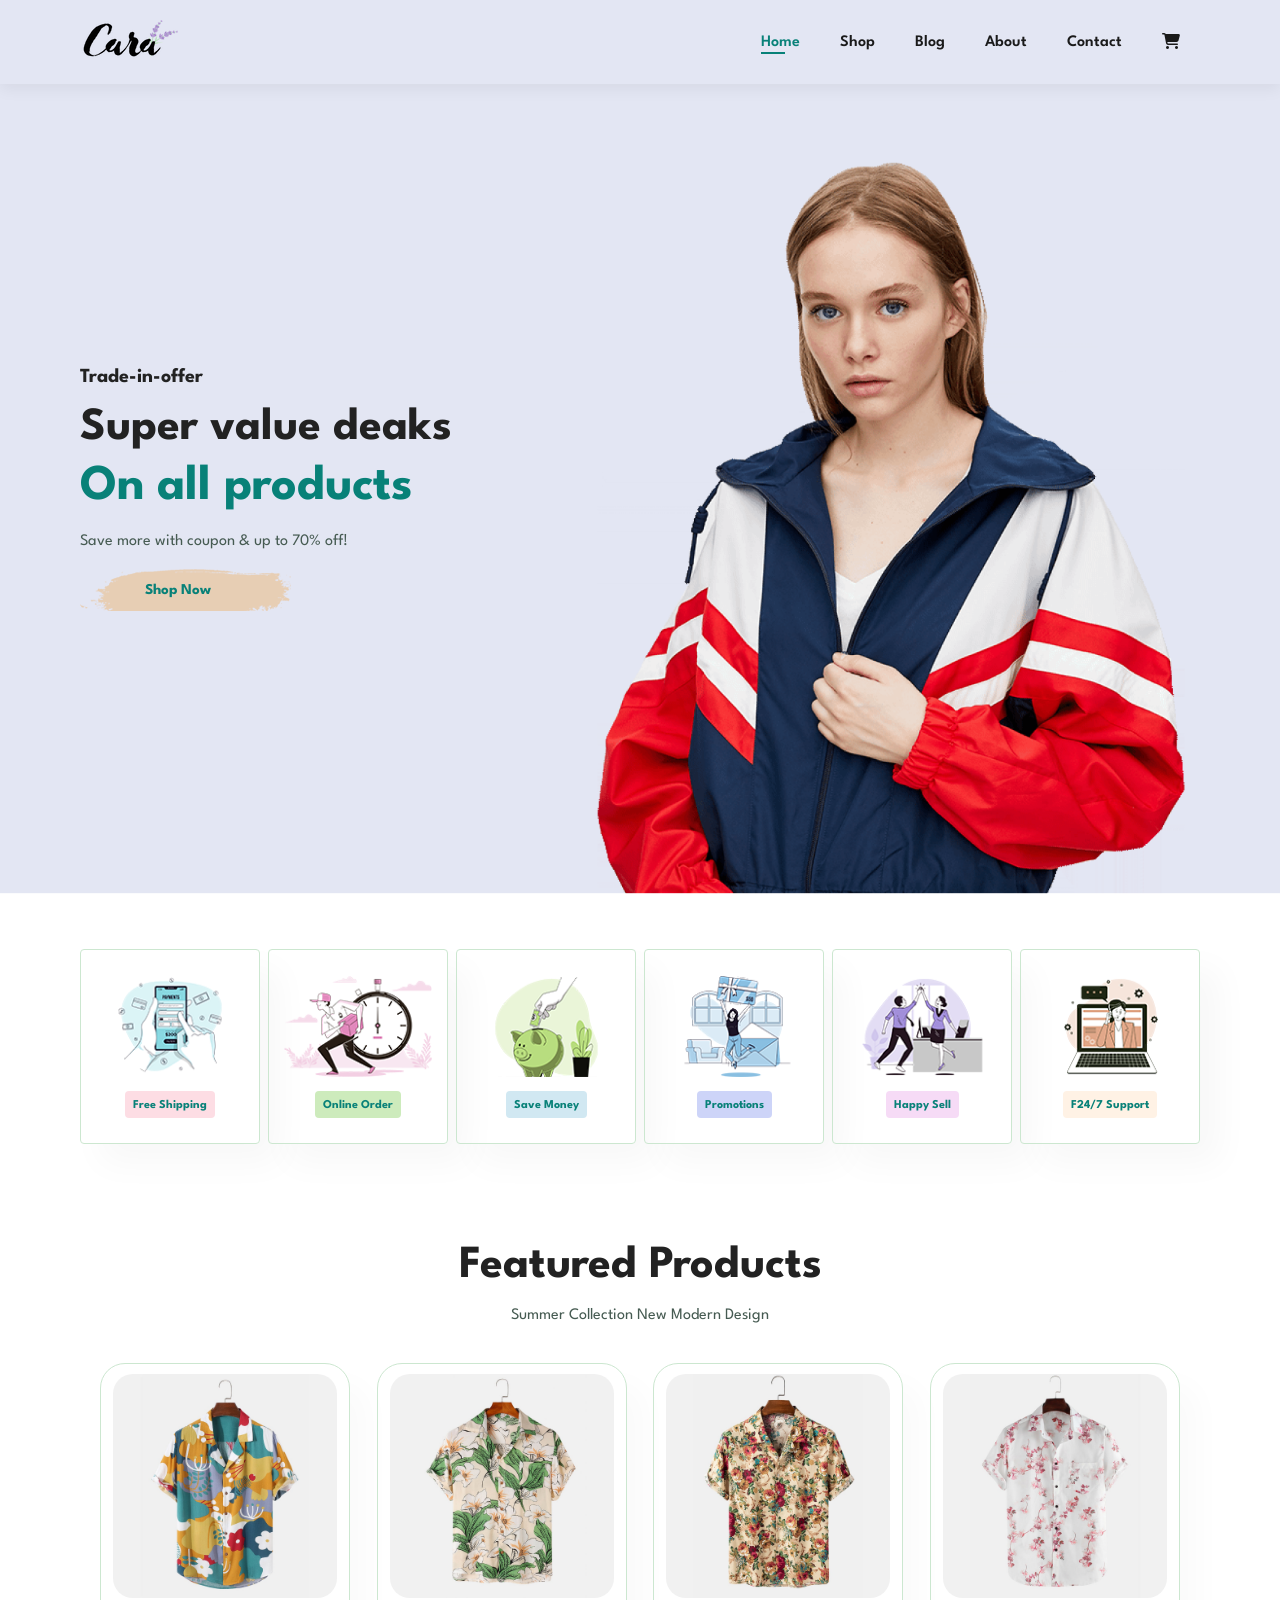
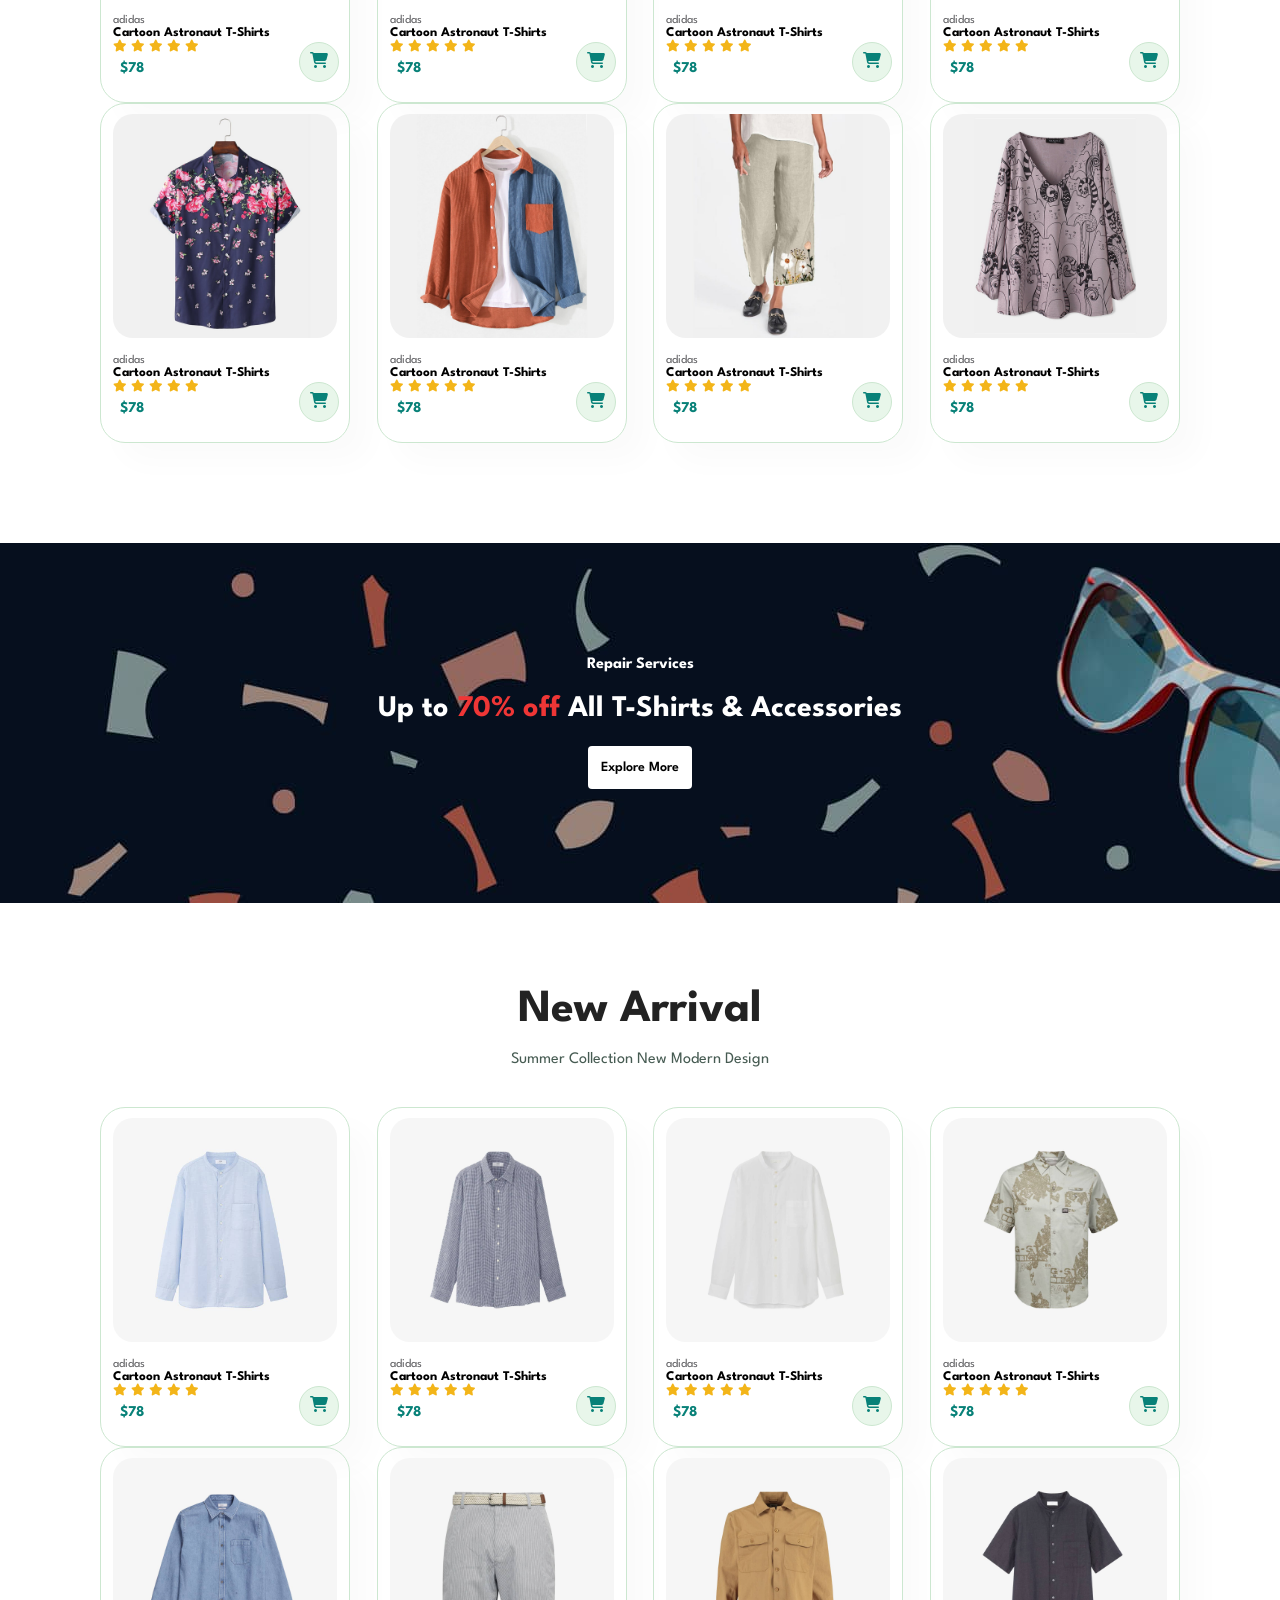
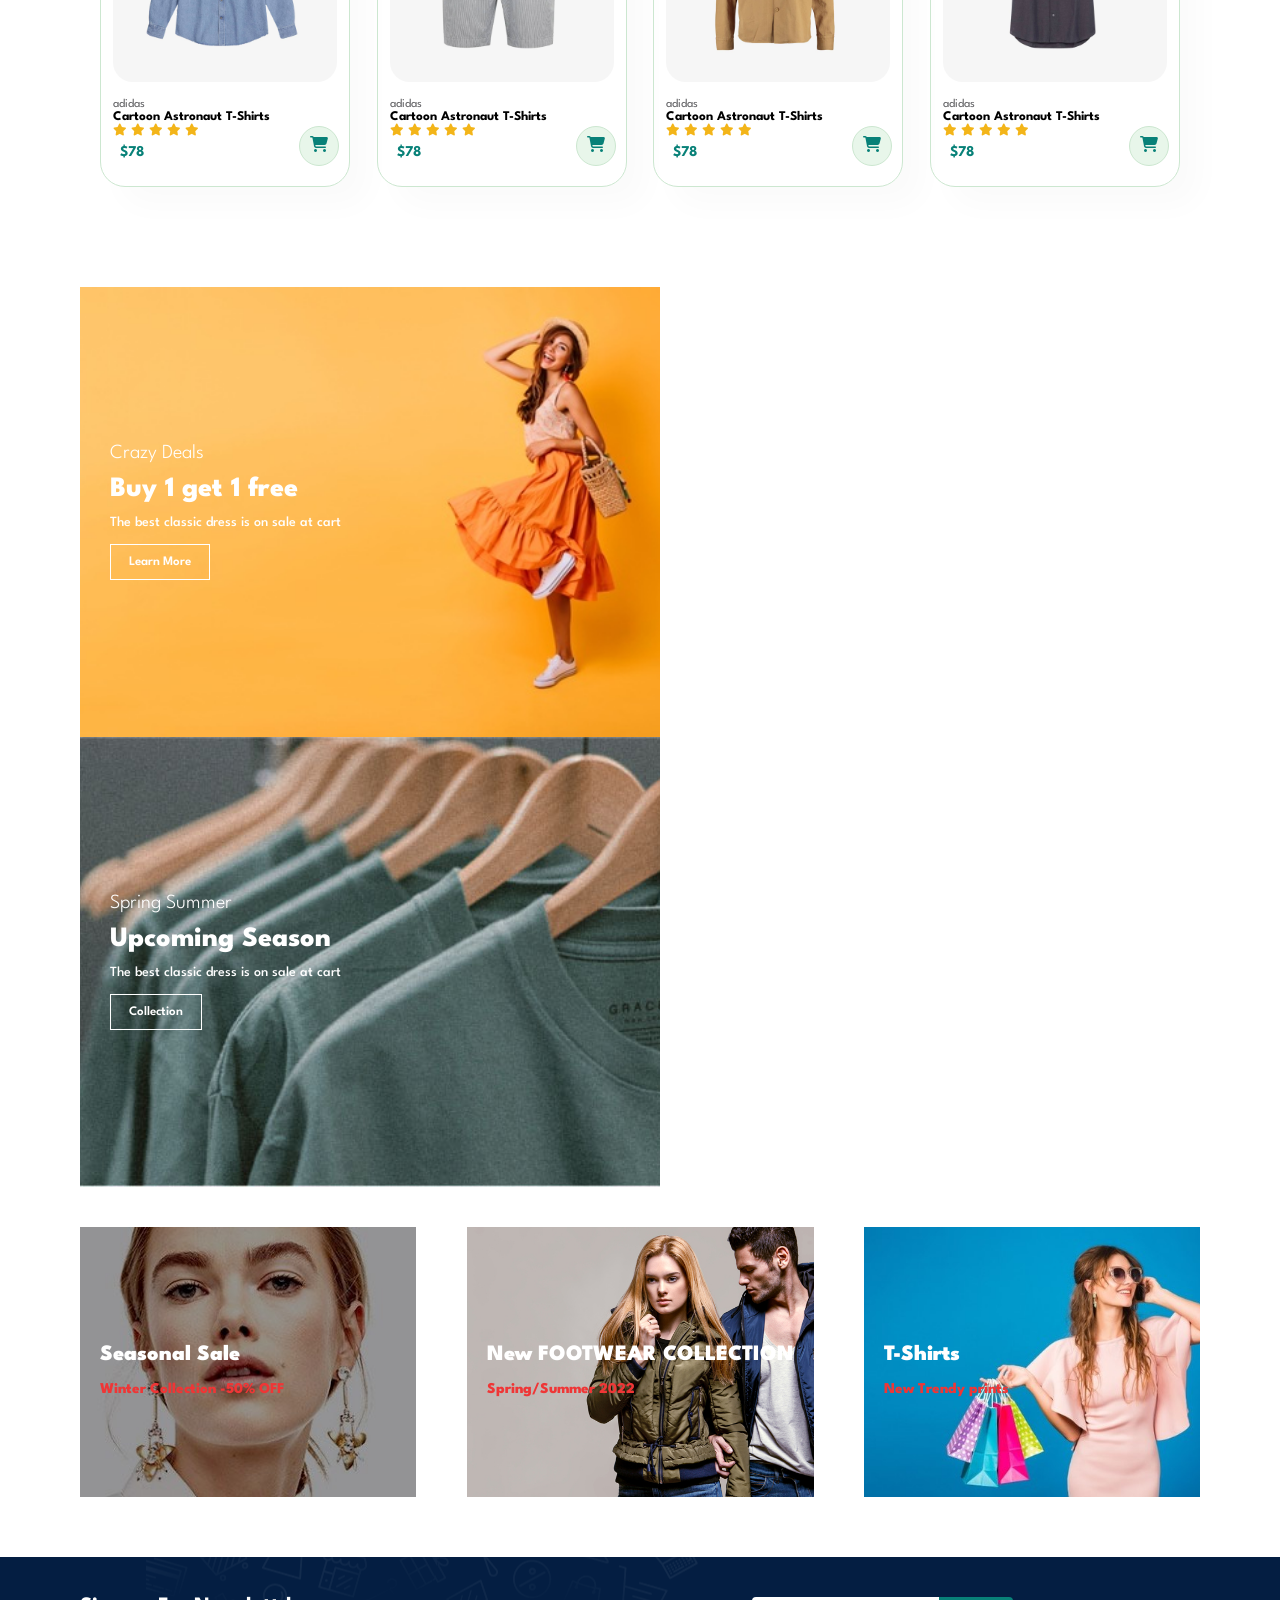
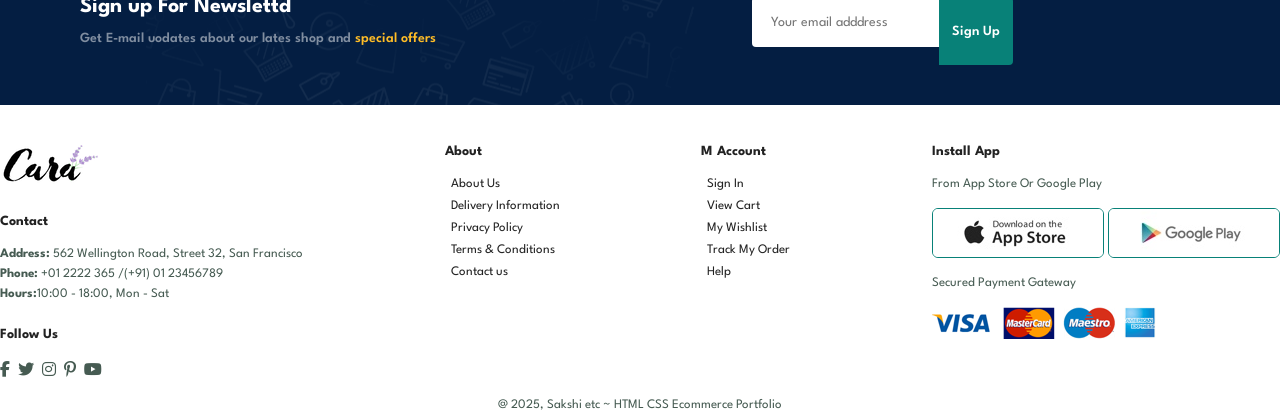
<file: ECom.html>
<!DOCTYPE html>
<html lang="en">
<head>
  <meta charset="UTF-8">
  <meta name="viewport" content="width=device-width, initial-scale=1.0">
  <title>ECom</title>
  
  <!-- Correct Font Awesome CDN -->
  <link rel="stylesheet" href="https://cdnjs.cloudflare.com/ajax/libs/font-awesome/6.6.0/css/all.min.css">
  
  <!-- Your custom stylesheet -->
  <link rel="stylesheet" href="ecom.css">
</head>


<body>
    <section id="header">
        <a href="#"><img src="logo.png" class="logo"></a>
        <div>
            <ul id="navbar">
                <li><a class="active" href="ECom.html">Home</a></li>
                <li><a href="eshop.html" >Shop</a></li>
                <li><a href="blog.html" onclick="window.location.href='blog.html';">Blog</a></li>
                <li><a href="about.html" onclick="window.location.href='about.html';">About</a></li>
                <li><a href="contactus.html" onclick="window.location.href='contactus.html';">Contact</a></li>
                <li id="lg-bag"><a href=" cart.html"><i class="fa-solid fa-cart-shopping"></i><a></li> <!-- cart img frm external website-->
                    <!--X icon for horizontal nav-->
                    <a href="#" id="close"><i class="fas fa-times"></i></a>
            </ul>
        </div>
        <!--media query nav for 3 line icons -->
        <div id="mobile">
            <a href=" cart.html"><i class="fa-solid fa-cart-shopping"></i><a></a>
            <i id="bar" class="fas fa-outdent"></i>
        </div>
    </section>
  
    <section id="hero">
        <h4>Trade-in-offer</h4>
        <h2>Super value deaks</h2>
        <h1>On all products</h1>
        <p>Save more with coupon & up to 70% off! </p>
        <button>Shop Now</button>
    </section>

    <section id="feature" class="section-p1" >
        <div class="fe-box" >
            <img src="f1.png" alt="">
            <h6>Free Shipping</h6>
        </div>
         <div class="fe-box">
            <img src="f2.png" alt="">
            <h6>Online Order</h6>
        </div>
         <div class="fe-box">
            <img src="f3.png" alt="">
            <h6>Save Money</h6>
        </div>
         <div class="fe-box">
            <img src="f4.png" alt="">
            <h6>Promotions</h6>
        </div>
         <div class="fe-box">
            <img src="f5.png" alt="">
            <h6>
                Happy Sell
            </h6>
        </div>
         <div class="fe-box">
            <img src="f6.png" alt="">
            <h6>F24/7 Support</h6>
        </div>
    </section>

    <section id="product1" class="section-p1">
        <h2>Featured Products</h2>
        <p>Summer Collection New Modern Design</p>
        <div class="pro-container" onclick="window.location.href='esproduct.html';">
        <div class="pro">
            <img src="f1.jpg" alt="">
            <div class="des">
                <span>adidas</span>
                <h5>Cartoon Astronaut T-Shirts</h5>
                <div class="star">
                    <i class="fas fa-star"></i>
                    <i class="fas fa-star"></i>
                    <i class="fas fa-star"></i>
                    <i class="fas fa-star"></i>
                    <i class="fas fa-star"></i>
                </div>
                <h4>$78</h4>
            </div>
           <!--cart is a class-->
           <a href="#" class="cart"><i class="fa-solid fa-cart-shopping"></i></a>
        </div>
        <div class="pro">
            <img src="f2.jpg" alt="">
            <div class="des">
                <span>adidas</span>
                <h5>Cartoon Astronaut T-Shirts</h5>
                <div class="star">
                    <i class="fas fa-star"></i>
                    <i class="fas fa-star"></i>
                    <i class="fas fa-star"></i>
                    <i class="fas fa-star"></i>
                    <i class="fas fa-star"></i>
                </div>
                <h4>$78</h4>
            </div>
           <!--cart is a class-->
           <a href="#" class="cart"><i class="fa-solid fa-cart-shopping"></i></a>
        </div>
        <div class="pro">
            <img src="f3.jpg" alt="">
            <div class="des">
                <span>adidas</span>
                <h5>Cartoon Astronaut T-Shirts</h5>
                <div class="star">
                    <i class="fas fa-star"></i>
                    <i class="fas fa-star"></i>
                    <i class="fas fa-star"></i>
                    <i class="fas fa-star"></i>
                    <i class="fas fa-star"></i>
                </div>
                <h4>$78</h4>
            </div>
           <!--cart is a class-->
           <a href="#" class="cart"><i class="fa-solid fa-cart-shopping"></i></a>
        </div>
        <div class="pro">
            <img src="f4.jpg" alt="">
            <div class="des">
                <span>adidas</span>
                <h5>Cartoon Astronaut T-Shirts</h5>
                <div class="star">
                    <i class="fas fa-star"></i>
                    <i class="fas fa-star"></i>
                    <i class="fas fa-star"></i>
                    <i class="fas fa-star"></i>
                    <i class="fas fa-star"></i>
                </div>
                <h4>$78</h4>
            </div>
           <!--cart is a class-->
           <a href="#" class="cart"><i class="fa-solid fa-cart-shopping"></i></a>
        </div>
        <div class="pro">
            <img src="f5.jpg" alt="">
            <div class="des">
                <span>adidas</span>
                <h5>Cartoon Astronaut T-Shirts</h5>
                <div class="star">
                    <i class="fas fa-star"></i>
                    <i class="fas fa-star"></i>
                    <i class="fas fa-star"></i>
                    <i class="fas fa-star"></i>
                    <i class="fas fa-star"></i>
                </div>
                <h4>$78</h4>
            </div>
           <!--cart is a class-->
           <a href="#" class="cart"><i class="fa-solid fa-cart-shopping"></i></a>
        </div>
        <div class="pro">
            <img src="f6.jpg" alt="">
            <div class="des">
                <span>adidas</span>
                <h5>Cartoon Astronaut T-Shirts</h5>
                <div class="star">
                    <i class="fas fa-star"></i>
                    <i class="fas fa-star"></i>
                    <i class="fas fa-star"></i>
                    <i class="fas fa-star"></i>
                    <i class="fas fa-star"></i>
                </div>
                <h4>$78</h4>
            </div>
           <!--cart is a class-->
           <a href="#" class="cart"><i class="fa-solid fa-cart-shopping"></i></a>
        </div>
        <div class="pro">
            <img src="f7.jpg" alt="">
            <div class="des">
                <span>adidas</span>
                <h5>Cartoon Astronaut T-Shirts</h5>
                <div class="star">
                    <i class="fas fa-star"></i>
                    <i class="fas fa-star"></i>
                    <i class="fas fa-star"></i>
                    <i class="fas fa-star"></i>
                    <i class="fas fa-star"></i>
                </div>
                <h4>$78</h4>
            </div>
           <!--cart is a class-->
           <a href="#" class="cart"><i class="fa-solid fa-cart-shopping"></i></a>
        </div>
        <div class="pro">
            <img src="f8.jpg" alt="">
            <div class="des">
                <span>adidas</span>
                <h5>Cartoon Astronaut T-Shirts</h5>
                <div class="star">
                    <i class="fas fa-star"></i>
                    <i class="fas fa-star"></i>
                    <i class="fas fa-star"></i>
                    <i class="fas fa-star"></i>
                    <i class="fas fa-star"></i>
                </div>
                <h4>$78</h4>
            </div>
           <!--cart is a class-->
           <a href="#" class="cart"><i class="fa-solid fa-cart-shopping"></i></a>
        </div>
    </div>
    </section>

    <section id="banner" class="section-m1">
        <h4>Repair Services </h4>
        <h2>Up to <span>70% off</span> All T-Shirts & Accessories</h2>
        <button class="normal">Explore More</button>
        </section>

        <section id="product1" class="section-p1">
            <h2>New Arrival</h2>
            <p>Summer Collection New Modern Design</p>
            <div class="pro-container">
             <div class="pro">
            <img src="n1.jpg" alt="">
            <div class="des">
                <span>adidas</span>
                <h5>Cartoon Astronaut T-Shirts</h5>
                <div class="star">
                    <i class="fas fa-star"></i>
                    <i class="fas fa-star"></i>
                    <i class="fas fa-star"></i>
                    <i class="fas fa-star"></i>
                    <i class="fas fa-star"></i>
                </div>
                <h4>$78</h4>
            </div>
           <!--cart is a class-->
           <a href="#" class="cart"><i class="fa-solid fa-cart-shopping"></i></a>
        </div>
        <div class="pro">
            <img src="n2.jpg" alt="">
            <div class="des">
                <span>adidas</span>
                <h5>Cartoon Astronaut T-Shirts</h5>
                <div class="star">
                    <i class="fas fa-star"></i>
                    <i class="fas fa-star"></i>
                    <i class="fas fa-star"></i>
                    <i class="fas fa-star"></i>
                    <i class="fas fa-star"></i>
                </div>
                <h4>$78</h4>
            </div>
           <!--cart is a class-->
           <a href="#" class="cart"><i class="fa-solid fa-cart-shopping"></i></a>
        </div>
        <div class="pro">
            <img src="n3.jpg" alt="">
            <div class="des">
                <span>adidas</span>
                <h5>Cartoon Astronaut T-Shirts</h5>
                <div class="star">
                    <i class="fas fa-star"></i>
                    <i class="fas fa-star"></i>
                    <i class="fas fa-star"></i>
                    <i class="fas fa-star"></i>
                    <i class="fas fa-star"></i>
                </div>
                <h4>$78</h4>
            </div>
           <!--cart is a class-->
           <a href="#" class="cart"><i class="fa-solid fa-cart-shopping"></i></a>
        </div>
        <div class="pro">
            <img src="n4.jpg" alt="">
            <div class="des">
                <span>adidas</span>
                <h5>Cartoon Astronaut T-Shirts</h5>
                <div class="star">
                    <i class="fas fa-star"></i>
                    <i class="fas fa-star"></i>
                    <i class="fas fa-star"></i>
                    <i class="fas fa-star"></i>
                    <i class="fas fa-star"></i>
                </div>
                <h4>$78</h4>
            </div>
           <!--cart is a class-->
           <a href="#" class="cart"><i class="fa-solid fa-cart-shopping"></i></a>
        </div>
        <div class="pro">
            <img src="n5.jpg" alt="">
            <div class="des">
                <span>adidas</span>
                <h5>Cartoon Astronaut T-Shirts</h5>
                <div class="star">
                    <i class="fas fa-star"></i>
                    <i class="fas fa-star"></i>
                    <i class="fas fa-star"></i>
                    <i class="fas fa-star"></i>
                    <i class="fas fa-star"></i>
                </div>
                <h4>$78</h4>
            </div>
           <!--cart is a class-->
           <a href="#" class="cart"><i class="fa-solid fa-cart-shopping"></i></a>
        </div>
        <div class="pro">
            <img src="n6.jpg" alt="">
            <div class="des">
                <span>adidas</span>
                <h5>Cartoon Astronaut T-Shirts</h5>
                <div class="star">
                    <i class="fas fa-star"></i>
                    <i class="fas fa-star"></i>
                    <i class="fas fa-star"></i>
                    <i class="fas fa-star"></i>
                    <i class="fas fa-star"></i>
                </div>
                <h4>$78</h4>
            </div>
           <!--cart is a class-->
           <a href="#" class="cart"><i class="fa-solid fa-cart-shopping"></i></a>
        </div>
        <div class="pro">
            <img src="n7.jpg" alt="">
            <div class="des">
                <span>adidas</span>
                <h5>Cartoon Astronaut T-Shirts</h5>
                <div class="star">
                    <i class="fas fa-star"></i>
                    <i class="fas fa-star"></i>
                    <i class="fas fa-star"></i>
                    <i class="fas fa-star"></i>
                    <i class="fas fa-star"></i>
                </div>
                <h4>$78</h4>
            </div>
           <!--cart is a class-->
           <a href="#" class="cart"><i class="fa-solid fa-cart-shopping"></i></a>
        </div>
        <div class="pro">
            <img src="n8.jpg" alt="">
            <div class="des">
                <span>adidas</span>
                <h5>Cartoon Astronaut T-Shirts</h5>
                <div class="star">
                    <i class="fas fa-star"></i>
                    <i class="fas fa-star"></i>
                    <i class="fas fa-star"></i>
                    <i class="fas fa-star"></i>
                    <i class="fas fa-star"></i>
                </div>
                <h4>$78</h4>
            </div>
           <!--cart is a class-->
           <a href="#" class="cart"><i class="fa-solid fa-cart-shopping"></i></a>
        </div>
    </div>
    </section>

    <section id="sm-banner" class="section-p1">
        <div class="banner-box">
        <h4>Crazy Deals</h4>
        <h2>Buy 1 get 1 free</h2>
        <span>The best classic dress is on sale at cart</span>
        <button class="white">Learn More</button>
        </div>
        <div class="banner-box banner-box2">
        <h4>Spring Summer</h4>
        <h2>Upcoming Season</h2>
        <span>The best classic dress is on sale at cart</span>
        <button class="white">Collection</button>
        </div>
    </section>

    <section id="banner3">
        <div class="banner-box ">
        <h2>Seasonal Sale</h2>
        <h3>Winter Collection -50% OFF</h3>
        </div>
        <div class="banner-box banner-box2 ">
        <h2>New FOOTWEAR COLLECTION</h2>
        <h3>Spring/Summer 2022</h3>
        </div>
        <div class="banner-box banner-box3 ">
        <h2>T-Shirts</h2>
        <h3>New Trendy prints</h3>
        </div>
    </section>

    <section id="newsletter" class="section-p1 section-m1">
        <div class="newstext">
            <h4>Sign up For Newslettd</h4>
            <p>Get E-mail uodates about our lates shop and <span> special offers</span></p>
        </div>
        <div class="form">
            <input type="text" placeholder="Your email adddress">
            <button class="normal">Sign Up</button>
        </div>
    </section>

    <footer>
        <div class="col">
            <img class="logo" src="logo.png" alt="">
            <h4>Contact</h4>
            <p><strong>Address:</strong> 562 Wellington Road, Street 32, San Francisco</p>
            <p><strong>Phone:</strong> +01 2222 365 /(+91) 01 23456789</p>
            <p><strong>Hours:</strong>10:00 - 18:00, Mon - Sat</p>

            <div class="follow">
                <h4>Follow Us</h4>
                <div class="icon">
                    <i class="fab fa-facebook-f"></i>
                    <i class="fab fa-twitter"></i>
                    <i class="fab fa-instagram"></i>
                    <i class="fab fa-pinterest-p"></i>
                    <i class="fab fa-youtube"></i>
                </div>
            </div>
        </div>
             <div class="col">
            <h4>About</h4>
            <a href="#">About Us</a>
            <a href="#">Delivery Information</a>
            <a href="#">Privacy Policy</a>
            <a href="#">Terms & Conditions</a>
            <a href="#">Contact us</a>
        </div>

          <div class="col">
            <h4>M Account</h4>
            <a href="#">Sign In</a>
            <a href="#">View Cart</a>
            <a href="#">My Wishlist</a>
            <a href="#">Track My Order</a>
            <a href="#">Help</a>
        </div>

        <div class="col install">
            <h4>Install App</h4>
            <p>From App Store Or Google Play</p>
            <div class="row">
                <img src="app.jpg">
                <img src="play.jpg">
            </div>
             <p>Secured Payment Gateway</p>
             <img src="pay.png">
        </div>

        <div class="copyright">
            <p> @ 2025, Sakshi etc ~ HTML CSS Ecommerce Portfolio</p>
        </div>
    </footer>
   <script src="ecomm.js"></script>
</body>
</html>
</file>
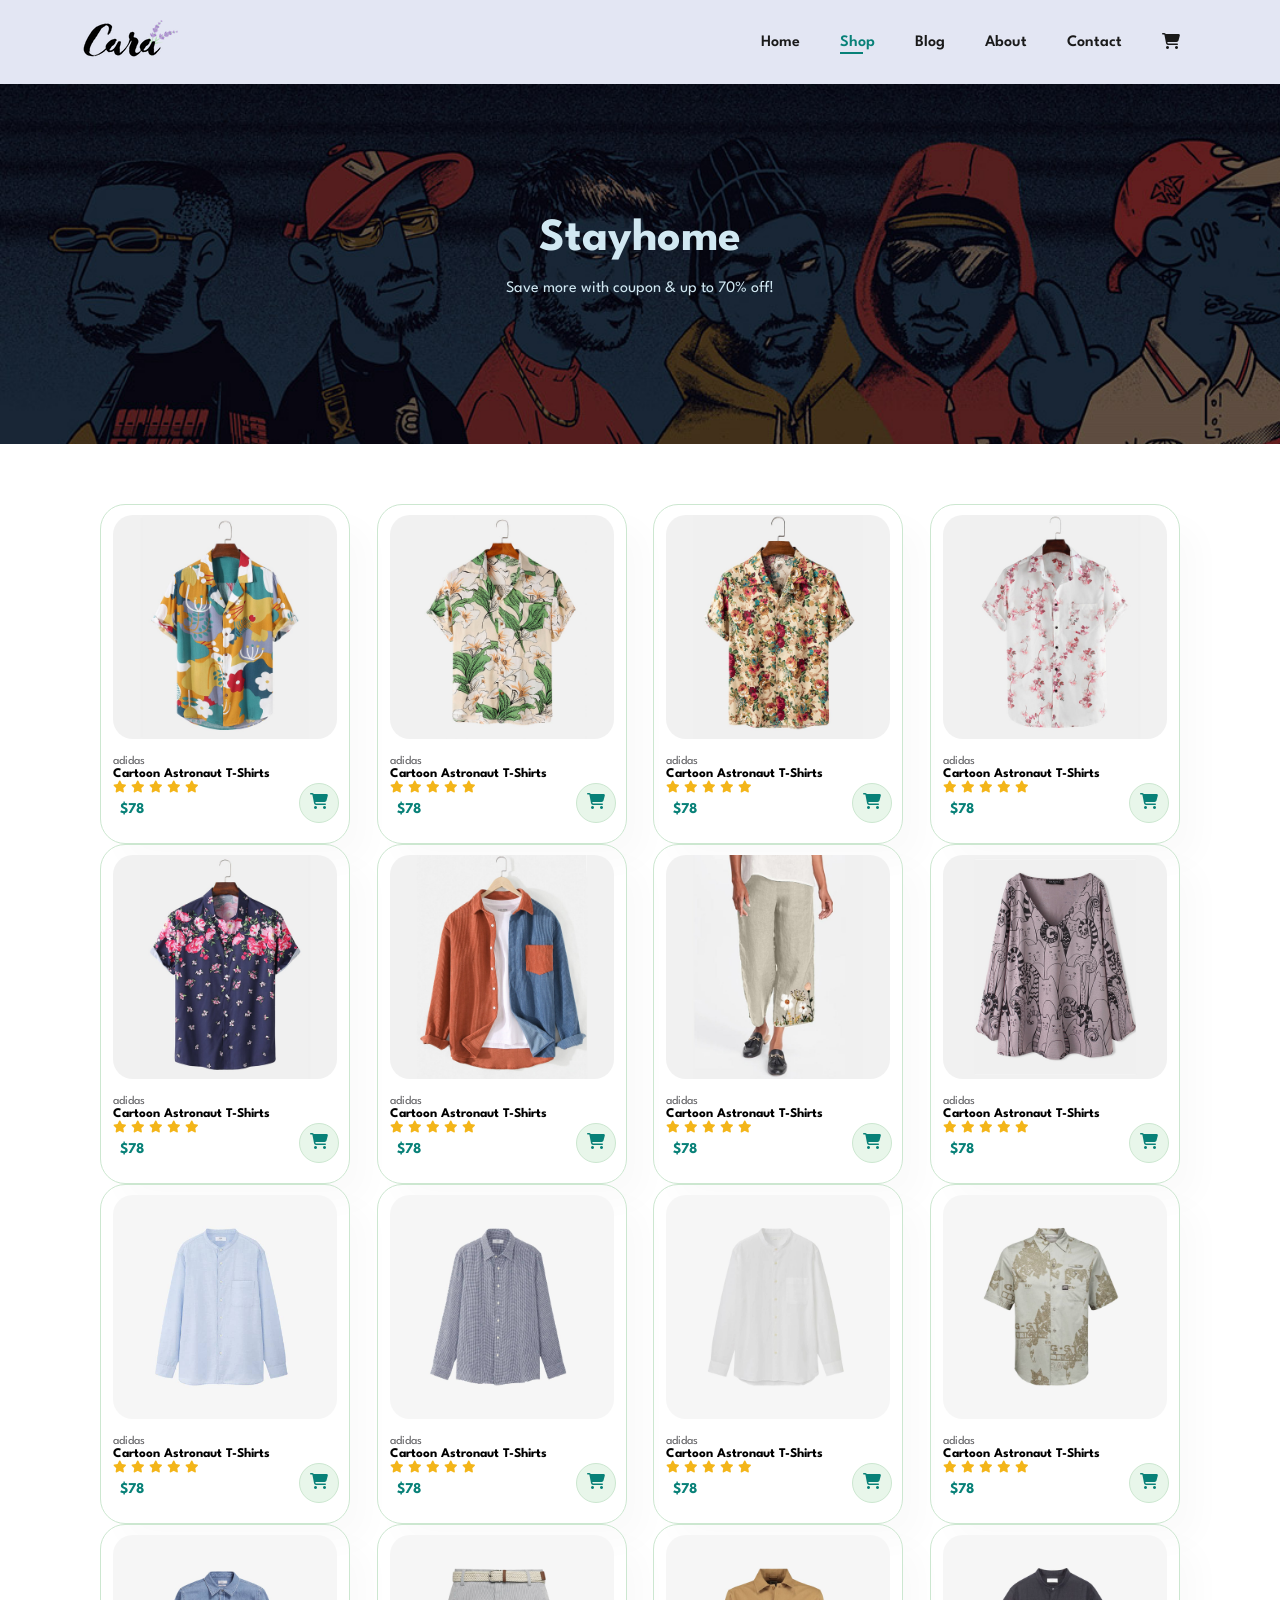
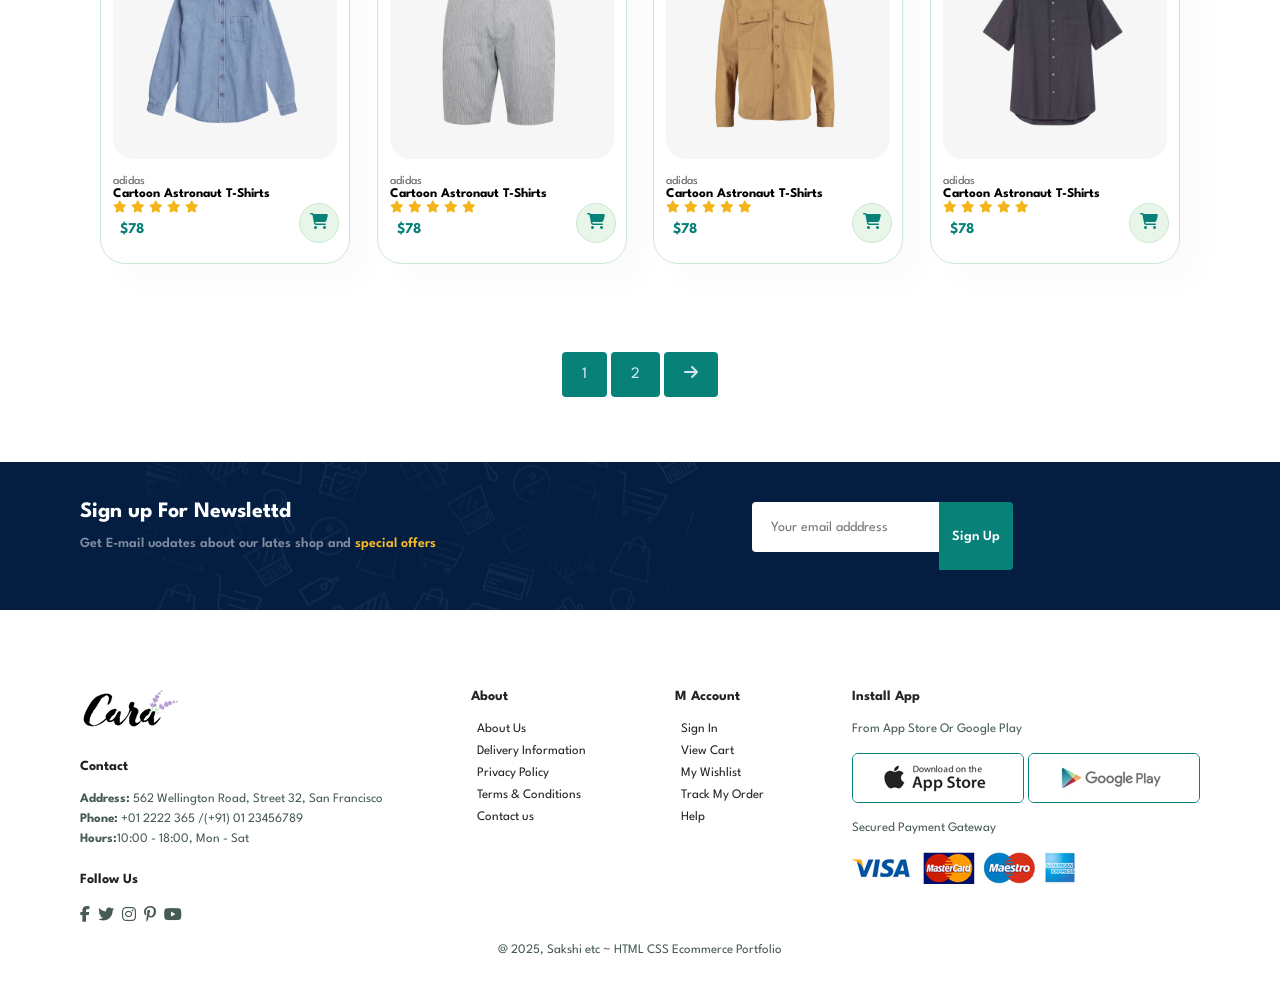
<file: eshop.html>
<!DOCTYPE html>
<html lang="en">
<head>
  <meta charset="UTF-8">
  <meta name="viewport" content="width=device-width, initial-scale=1.0">
  <title>ECom</title>
  
  <!-- Correct Font Awesome CDN -->
  <link rel="stylesheet" href="https://cdnjs.cloudflare.com/ajax/libs/font-awesome/6.6.0/css/all.min.css">
  
  <!-- Your custom stylesheet -->
  <link rel="stylesheet" href="ecom.css">
</head>


<body>
    <section id="header">
        <a href="#"><img src="logo.png" class="logo"></a>
        <div>
            <ul id="navbar">
                <li><a href="index.html">Home</a></li>
                <li><a class="active" href="shop.html">Shop</a></li>
                <li><a href="blog.html">Blog</a></li>
                <li><a href="about.html">About</a></li>
                <li><a href="contact.html">Contact</a></li>
                <li id="lg-bag"><a href=" cart.html"><i class="fa-solid fa-cart-shopping"></i><a></li> <!-- cart img frm external website-->
                    <!--X icon for horizontal nav-->
                    <a href="#" id="close"><i class="fas fa-times"></i></a>
            </ul>
        </div>
        <!--media query nav for 3 line icons -->
        <div id="mobile">
            <a href=" cart.html"><i class="fa-solid fa-cart-shopping"></i><a></a>
            <i id="bar" class="fas fa-outdent"></i>
        </div>
    </section>

    <section id="page-header">
       
        <h2>Stayhome</h2>
       
        <p>Save more with coupon & up to 70% off! </p>
      
    </section>

   
    <section id="product1" class="section-p1 normal">
         <div class="pro-container">
        <div class="pro" onclick="window.location.href='esproduct.html';"><!--for jumping next page-->
            <img src="f1.jpg" alt="">
            <div class="des">
                <span>adidas</span>
                <h5>Cartoon Astronaut T-Shirts</h5>
                <div class="star">
                    <i class="fas fa-star"></i>
                    <i class="fas fa-star"></i>
                    <i class="fas fa-star"></i>
                    <i class="fas fa-star"></i>
                    <i class="fas fa-star"></i>
                </div>
                <h4>$78</h4>
            </div>
           <!--cart is a class-->
           <a href="#" class="cart"><i class="fa-solid fa-cart-shopping"></i></a>
        </div>
        <div class="pro">
            <img src="f2.jpg" alt="">
            <div class="des">
                <span>adidas</span>
                <h5>Cartoon Astronaut T-Shirts</h5>
                <div class="star">
                    <i class="fas fa-star"></i>
                    <i class="fas fa-star"></i>
                    <i class="fas fa-star"></i>
                    <i class="fas fa-star"></i>
                    <i class="fas fa-star"></i>
                </div>
                <h4>$78</h4>
            </div>
           <!--cart is a class-->
           <a href="#" class="cart"><i class="fa-solid fa-cart-shopping"></i></a>
        </div>
        <div class="pro">
            <img src="f3.jpg" alt="">
            <div class="des">
                <span>adidas</span>
                <h5>Cartoon Astronaut T-Shirts</h5>
                <div class="star">
                    <i class="fas fa-star"></i>
                    <i class="fas fa-star"></i>
                    <i class="fas fa-star"></i>
                    <i class="fas fa-star"></i>
                    <i class="fas fa-star"></i>
                </div>
                <h4>$78</h4>
            </div>
           <!--cart is a class-->
           <a href="#" class="cart"><i class="fa-solid fa-cart-shopping"></i></a>
        </div>
        <div class="pro">
            <img src="f4.jpg" alt="">
            <div class="des">
                <span>adidas</span>
                <h5>Cartoon Astronaut T-Shirts</h5>
                <div class="star">
                    <i class="fas fa-star"></i>
                    <i class="fas fa-star"></i>
                    <i class="fas fa-star"></i>
                    <i class="fas fa-star"></i>
                    <i class="fas fa-star"></i>
                </div>
                <h4>$78</h4>
            </div>
           <!--cart is a class-->
           <a href="#" class="cart"><i class="fa-solid fa-cart-shopping"></i></a>
        </div>
        <div class="pro">
            <img src="f5.jpg" alt="">
            <div class="des">
                <span>adidas</span>
                <h5>Cartoon Astronaut T-Shirts</h5>
                <div class="star">
                    <i class="fas fa-star"></i>
                    <i class="fas fa-star"></i>
                    <i class="fas fa-star"></i>
                    <i class="fas fa-star"></i>
                    <i class="fas fa-star"></i>
                </div>
                <h4>$78</h4>
            </div>
           <!--cart is a class-->
           <a href="#" class="cart"><i class="fa-solid fa-cart-shopping"></i></a>
        </div>
        <div class="pro">
            <img src="f6.jpg" alt="">
            <div class="des">
                <span>adidas</span>
                <h5>Cartoon Astronaut T-Shirts</h5>
                <div class="star">
                    <i class="fas fa-star"></i>
                    <i class="fas fa-star"></i>
                    <i class="fas fa-star"></i>
                    <i class="fas fa-star"></i>
                    <i class="fas fa-star"></i>
                </div>
                <h4>$78</h4>
            </div>
           <!--cart is a class-->
           <a href="#" class="cart"><i class="fa-solid fa-cart-shopping"></i></a>
        </div>
        <div class="pro">
            <img src="f7.jpg" alt="">
            <div class="des">
                <span>adidas</span>
                <h5>Cartoon Astronaut T-Shirts</h5>
                <div class="star">
                    <i class="fas fa-star"></i>
                    <i class="fas fa-star"></i>
                    <i class="fas fa-star"></i>
                    <i class="fas fa-star"></i>
                    <i class="fas fa-star"></i>
                </div>
                <h4>$78</h4>
            </div>
           <!--cart is a class-->
           <a href="#" class="cart"><i class="fa-solid fa-cart-shopping"></i></a>
        </div>
        <div class="pro">
            <img src="f8.jpg" alt="">
            <div class="des">
                <span>adidas</span>
                <h5>Cartoon Astronaut T-Shirts</h5>
                <div class="star">
                    <i class="fas fa-star"></i>
                    <i class="fas fa-star"></i>
                    <i class="fas fa-star"></i>
                    <i class="fas fa-star"></i>
                    <i class="fas fa-star"></i>
                </div>
                <h4>$78</h4>
            </div>
           <!--cart is a class-->
           <a href="#" class="cart"><i class="fa-solid fa-cart-shopping"></i></a>
        </div>
    
             <div class="pro">
            <img src="n1.jpg" alt="">
            <div class="des">
                <span>adidas</span>
                <h5>Cartoon Astronaut T-Shirts</h5>
                <div class="star">
                    <i class="fas fa-star"></i>
                    <i class="fas fa-star"></i>
                    <i class="fas fa-star"></i>
                    <i class="fas fa-star"></i>
                    <i class="fas fa-star"></i>
                </div>
                <h4>$78</h4>
            </div>
           <!--cart is a class-->
           <a href="#" class="cart"><i class="fa-solid fa-cart-shopping"></i></a>
        </div>
        <div class="pro">
            <img src="n2.jpg" alt="">
            <div class="des">
                <span>adidas</span>
                <h5>Cartoon Astronaut T-Shirts</h5>
                <div class="star">
                    <i class="fas fa-star"></i>
                    <i class="fas fa-star"></i>
                    <i class="fas fa-star"></i>
                    <i class="fas fa-star"></i>
                    <i class="fas fa-star"></i>
                </div>
                <h4>$78</h4>
            </div>
           <!--cart is a class-->
           <a href="#" class="cart"><i class="fa-solid fa-cart-shopping"></i></a>
        </div>
        <div class="pro">
            <img src="n3.jpg" alt="">
            <div class="des">
                <span>adidas</span>
                <h5>Cartoon Astronaut T-Shirts</h5>
                <div class="star">
                    <i class="fas fa-star"></i>
                    <i class="fas fa-star"></i>
                    <i class="fas fa-star"></i>
                    <i class="fas fa-star"></i>
                    <i class="fas fa-star"></i>
                </div>
                <h4>$78</h4>
            </div>
           <!--cart is a class-->
           <a href="#" class="cart"><i class="fa-solid fa-cart-shopping"></i></a>
        </div>
        <div class="pro">
            <img src="n4.jpg" alt="">
            <div class="des">
                <span>adidas</span>
                <h5>Cartoon Astronaut T-Shirts</h5>
                <div class="star">
                    <i class="fas fa-star"></i>
                    <i class="fas fa-star"></i>
                    <i class="fas fa-star"></i>
                    <i class="fas fa-star"></i>
                    <i class="fas fa-star"></i>
                </div>
                <h4>$78</h4>
            </div>
           <!--cart is a class-->
           <a href="#" class="cart"><i class="fa-solid fa-cart-shopping"></i></a>
        </div>
        <div class="pro">
            <img src="n5.jpg" alt="">
            <div class="des">
                <span>adidas</span>
                <h5>Cartoon Astronaut T-Shirts</h5>
                <div class="star">
                    <i class="fas fa-star"></i>
                    <i class="fas fa-star"></i>
                    <i class="fas fa-star"></i>
                    <i class="fas fa-star"></i>
                    <i class="fas fa-star"></i>
                </div>
                <h4>$78</h4>
            </div>
           <!--cart is a class-->
           <a href="#" class="cart"><i class="fa-solid fa-cart-shopping"></i></a>
        </div>
        <div class="pro">
            <img src="n6.jpg" alt="">
            <div class="des">
                <span>adidas</span>
                <h5>Cartoon Astronaut T-Shirts</h5>
                <div class="star">
                    <i class="fas fa-star"></i>
                    <i class="fas fa-star"></i>
                    <i class="fas fa-star"></i>
                    <i class="fas fa-star"></i>
                    <i class="fas fa-star"></i>
                </div>
                <h4>$78</h4>
            </div>
           <!--cart is a class-->
           <a href="#" class="cart"><i class="fa-solid fa-cart-shopping"></i></a>
        </div>
        <div class="pro">
            <img src="n7.jpg" alt="">
            <div class="des">
                <span>adidas</span>
                <h5>Cartoon Astronaut T-Shirts</h5>
                <div class="star">
                    <i class="fas fa-star"></i>
                    <i class="fas fa-star"></i>
                    <i class="fas fa-star"></i>
                    <i class="fas fa-star"></i>
                    <i class="fas fa-star"></i>
                </div>
                <h4>$78</h4>
            </div>
           <!--cart is a class-->
           <a href="#" class="cart"><i class="fa-solid fa-cart-shopping"></i></a>
        </div>
        <div class="pro">
            <img src="n8.jpg" alt="">
            <div class="des">
                <span>adidas</span>
                <h5>Cartoon Astronaut T-Shirts</h5>
                <div class="star">
                    <i class="fas fa-star"></i>
                    <i class="fas fa-star"></i>
                    <i class="fas fa-star"></i>
                    <i class="fas fa-star"></i>
                    <i class="fas fa-star"></i>
                </div>
                <h4>$78</h4>
            </div>
           <!--cart is a class-->
           <a href="#" class="cart"><i class="fa-solid fa-cart-shopping"></i></a>
        </div>
    </div>
    </section>

   <section id="pagination" class="section-p1">
    <a href="#">1</a>
    <a href="#">2</a>
    <a href="#"><i class="fa-solid fa-arrow-right"></i></a>
   </section>

    <section id="newsletter" class="section-p1 section-m1">
        <div class="newstext">
            <h4>Sign up For Newslettd</h4>
            <p>Get E-mail uodates about our lates shop and <span> special offers</span></p>
        </div>
        <div class="form">
            <input type="text" placeholder="Your email adddress">
            <button class="normal">Sign Up</button>
        </div>
    </section>

    <footer class="section-p1">
        <div class="col">
            <img class="logo" src="logo.png" alt="">
            <h4>Contact</h4>
            <p><strong>Address:</strong> 562 Wellington Road, Street 32, San Francisco</p>
            <p><strong>Phone:</strong> +01 2222 365 /(+91) 01 23456789</p>
            <p><strong>Hours:</strong>10:00 - 18:00, Mon - Sat</p>

            <div class="follow">
                <h4>Follow Us</h4>
                <div class="icon">
                    <i class="fab fa-facebook-f"></i>
                    <i class="fab fa-twitter"></i>
                    <i class="fab fa-instagram"></i>
                    <i class="fab fa-pinterest-p"></i>
                    <i class="fab fa-youtube"></i>
                </div>
            </div>
        </div>
             <div class="col">
            <h4>About</h4>
            <a href="#">About Us</a>
            <a href="#">Delivery Information</a>
            <a href="#">Privacy Policy</a>
            <a href="#">Terms & Conditions</a>
            <a href="#">Contact us</a>
        </div>

          <div class="col">
            <h4>M Account</h4>
            <a href="#">Sign In</a>
            <a href="#">View Cart</a>
            <a href="#">My Wishlist</a>
            <a href="#">Track My Order</a>
            <a href="#">Help</a>
        </div>

        <div class="col install">
            <h4>Install App</h4>
            <p>From App Store Or Google Play</p>
            <div class="row">
                <img src="app.jpg">
                <img src="play.jpg">
            </div>
             <p>Secured Payment Gateway</p>
             <img src="pay.png">
        </div>

        <div class="copyright">
            <p> @ 2025, Sakshi etc ~ HTML CSS Ecommerce Portfolio</p>
        </div>
    </footer>
   <script src="ecomm.js"></script>
</body>
</html>
</file>
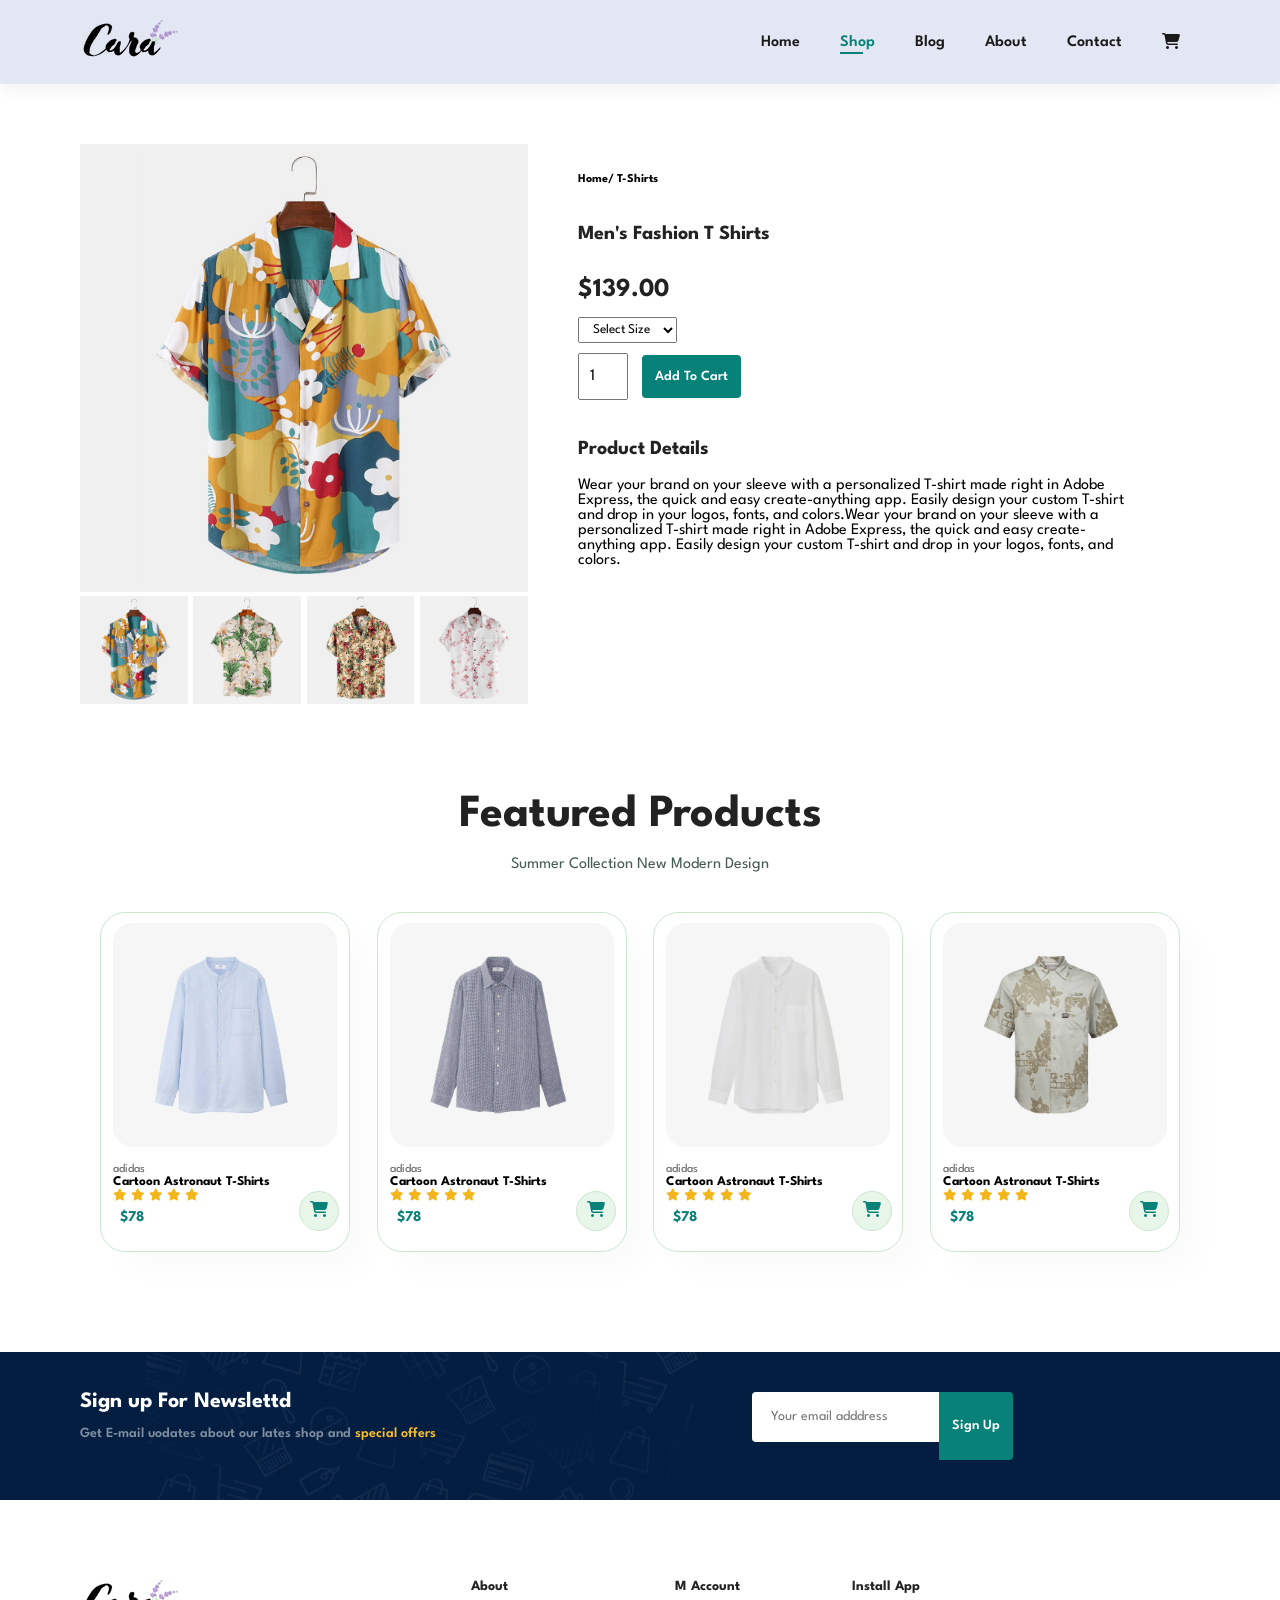
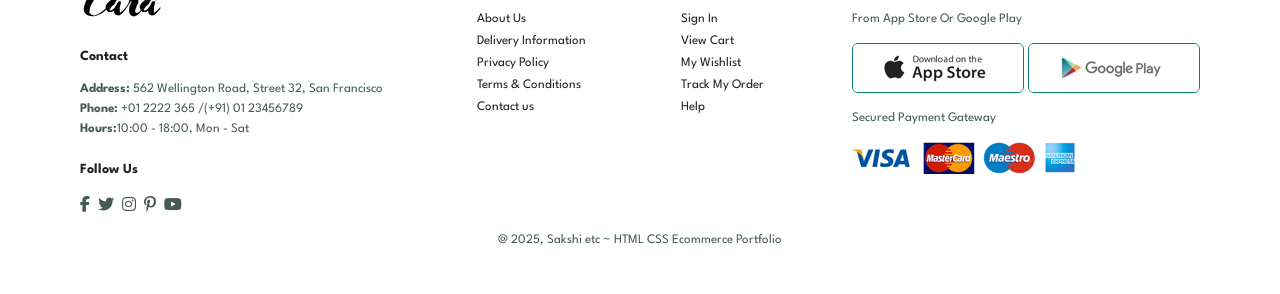
<file: esproduct.html>
<!DOCTYPE html>
<html lang="en">
<head>
  <meta charset="UTF-8">
  <meta name="viewport" content="width=device-width, initial-scale=1.0">
  <title>ECom</title>
  
  <!-- Correct Font Awesome CDN -->
  <link rel="stylesheet" href="https://cdnjs.cloudflare.com/ajax/libs/font-awesome/6.6.0/css/all.min.css">
  
  <!-- Your custom stylesheet -->
  <link rel="stylesheet" href="ecom.css">
</head>


<body>
    <section id="header">
        <a href="#"><img src="logo.png" class="logo"></a>
        <div>
            <ul id="navbar">
                <li><a href="index.html">Home</a></li>
                <li><a class="active" href="shop.html">Shop</a></li>
                <li><a href="blog.html">Blog</a></li>
                <li><a href="about.html">About</a></li>
                <li><a href="contact.html">Contact</a></li>
                <li id="lg-bag"><a href=" cart.html"><i class="fa-solid fa-cart-shopping"></i><a></li> <!-- cart img frm external website-->
                    <!--X icon for horizontal nav-->
                    <a href="#" id="close"><i class="fas fa-times"></i></a>
            </ul>
        </div>
        <!--media query nav for 3 line icons -->
        <div id="mobile">
            <a href=" cart.html"><i class="fa-solid fa-cart-shopping"></i><a></a>
            <i id="bar" class="fas fa-outdent"></i>
        </div>
    </section>
    <section id="prodetails" class="section-p1">
        <div class="single-pro-img">
            <img src="f1.jpg"  width="100%" id="mainImg">
            <div class="small-img-group">
                <div class="small-img-col">
                    <img src="f1.jpg" width="100%" class="small-img" alt="">
                </div>
                <div class="small-img-col">
                    <img src="f2.jpg" width="100%" class="small-img" alt="">
                </div>
                <div class="small-img-col">
                    <img src="f3.jpg" width="100%" class="small-img" alt="">
                </div>
                <div class="small-img-col">
                    <img src="f4.jpg" width="100%" class="small-img" alt="">
                </div>
            </div>
        </div>
        <div class="single-pro-details">
            <h6>Home/ T-Shirts</h6>
            <h4>Men's Fashion T Shirts</h4>
            <h2>$139.00</h2>
            <select>
                <option >Select Size</option>
                 <option>XL</option>
                  <option >XXL</option>
                   <option >Small</option>
                    <option >Large</option>
                    
            </select>
            <input type="number" value="1">
            <button class="normal">Add To Cart</button>
            <h4>Product Details</h4>
            <span>Wear your brand on your sleeve with a personalized T-shirt made right in Adobe Express, 
                the quick and easy create-anything app. Easily design your custom T-shirt and drop in your 
                logos, fonts, and colors.Wear your brand on your sleeve with a personalized T-shirt made 
                right in Adobe Express, the quick and easy create-anything app. Easily design your custom 
                T-shirt and drop in your logos, fonts, and colors.
</span>
    </div>
    </section>
     <section id="product1" class="section-p1">
            <h2>Featured Products</h2>
            <p>Summer Collection New Modern Design</p>
            <div class="pro-container">
             <div class="pro" onclick="q">
            <img src="n1.jpg" alt="">
            <div class="des">
                <span>adidas</span>
                <h5>Cartoon Astronaut T-Shirts</h5>
                <div class="star">
                    <i class="fas fa-star"></i>
                    <i class="fas fa-star"></i>
                    <i class="fas fa-star"></i>
                    <i class="fas fa-star"></i>
                    <i class="fas fa-star"></i>
                </div>
                <h4>$78</h4>
            </div>
           <!--cart is a class-->
           <a href="#" class="cart"><i class="fa-solid fa-cart-shopping"></i></a>
        </div>
        <div class="pro">
            <img src="n2.jpg" alt="">
            <div class="des">
                <span>adidas</span>
                <h5>Cartoon Astronaut T-Shirts</h5>
                <div class="star">
                    <i class="fas fa-star"></i>
                    <i class="fas fa-star"></i>
                    <i class="fas fa-star"></i>
                    <i class="fas fa-star"></i>
                    <i class="fas fa-star"></i>
                </div>
                <h4>$78</h4>
            </div>
           <!--cart is a class-->
           <a href="#" class="cart"><i class="fa-solid fa-cart-shopping"></i></a>
        </div>
        <div class="pro">
            <img src="n3.jpg" alt="">
            <div class="des">
                <span>adidas</span>
                <h5>Cartoon Astronaut T-Shirts</h5>
                <div class="star">
                    <i class="fas fa-star"></i>
                    <i class="fas fa-star"></i>
                    <i class="fas fa-star"></i>
                    <i class="fas fa-star"></i>
                    <i class="fas fa-star"></i>
                </div>
                <h4>$78</h4>
            </div>
           <!--cart is a class-->
           <a href="#" class="cart"><i class="fa-solid fa-cart-shopping"></i></a>
        </div>
        <div class="pro">
            <img src="n4.jpg" alt="">
            <div class="des">
                <span>adidas</span>
                <h5>Cartoon Astronaut T-Shirts</h5>
                <div class="star">
                    <i class="fas fa-star"></i>
                    <i class="fas fa-star"></i>
                    <i class="fas fa-star"></i>
                    <i class="fas fa-star"></i>
                    <i class="fas fa-star"></i>
                </div>
                <h4>$78</h4>
            </div>
           <!--cart is a class-->
           <a href="#" class="cart"><i class="fa-solid fa-cart-shopping"></i></a>
        </div>
              
    </div>
    </section>


    <section id="newsletter" class="section-p1 section-m1">
        <div class="newstext">
            <h4>Sign up For Newslettd</h4>
            <p>Get E-mail uodates about our lates shop and <span> special offers</span></p>
        </div>
        <div class="form">
            <input type="text" placeholder="Your email adddress">
            <button class="normal">Sign Up</button>
        </div>
    </section>
    <footer class="section-p1">
        <div class="col">
            <img class="logo" src="logo.png" alt="">
            <h4>Contact</h4>
            <p><strong>Address:</strong> 562 Wellington Road, Street 32, San Francisco</p>
            <p><strong>Phone:</strong> +01 2222 365 /(+91) 01 23456789</p>
            <p><strong>Hours:</strong>10:00 - 18:00, Mon - Sat</p>

            <div class="follow">
                <h4>Follow Us</h4>
                <div class="icon">
                    <i class="fab fa-facebook-f"></i>
                    <i class="fab fa-twitter"></i>
                    <i class="fab fa-instagram"></i>
                    <i class="fab fa-pinterest-p"></i>
                    <i class="fab fa-youtube"></i>
                </div>
            </div>
        </div>
             <div class="col">
            <h4>About</h4>
            <a href="#">About Us</a>
            <a href="#">Delivery Information</a>
            <a href="#">Privacy Policy</a>
            <a href="#">Terms & Conditions</a>
            <a href="#">Contact us</a>
        </div>

          <div class="col">
            <h4>M Account</h4>
            <a href="#">Sign In</a>
            <a href="#">View Cart</a>
            <a href="#">My Wishlist</a>
            <a href="#">Track My Order</a>
            <a href="#">Help</a>
        </div>

        <div class="col install">
            <h4>Install App</h4>
            <p>From App Store Or Google Play</p>
            <div class="row">
                <img src="app.jpg">
                <img src="play.jpg">
            </div>
             <p>Secured Payment Gateway</p>
             <img src="pay.png">
        </div>

        <div class="copyright">
            <p> @ 2025, Sakshi etc ~ HTML CSS Ecommerce Portfolio</p>
        </div>
    </footer>

    <!--Scipt work-->
   <script>
         
         var MainImg = document.getElementById("mainImg");
         var smallImg = document.getElementsByClassName("small-img");

         smallImg[0].onclick = function () {
            MainImg.src = smallImg[0].src;
         }

         
         smallImg[1].onclick = function () {
            MainImg.src = smallImg[1].src;
         }
         smallImg[2].onclick = function () {
            MainImg.src = smallImg[2].src;
         }
         smallImg[3].onclick = function () {
            MainImg.src = smallImg[3].src;
         }
   </script>
   <script src="ecomm.js"></script>
</body>
</html>
</file>
<file: ecom.css>
@import url('https://fonts.googleapis.com/css2?family=Spartan:wght@100;200;300;400;500;600;700;800;900&display=swap');
*{
    margin: 0;
    padding: 0;
    box-sizing: border-box;
    font-family: 'spartan', sans-serif;
}
h1{
    font-size: 50px;
    line-height: 64px;
    color: #222;
}
h2{
    font-size: 46px;
    line-height: 54px;
    color: #222;
}
h4{
    font-size: 20px;
    color: #222;
}
h6{
    font-size: 12px;
   font-weight: 700;
}
p{
    font-size:16px;
    margin: 15px 0 20px 0;
    color: #465b52;
}
.section-p1{
    padding: 40px 80px;
}
.section-m1{
    margin: 40px 0;
}
button.normal{
    font-size: 14px;
    font-weight: 600;
    padding: 15px 13px;
    color: #000;
    background-color: #fff;
    border-radius: 4px;
    cursor: pointer;
    border: none;
    outline:none;
    transition: 0.2s ;
}
button.white{
    font-size: 13px;
    font-weight: 600;
    padding: 11px 18px;
    color: #fff;
    background-color:transparent;
    cursor: pointer;
    border: 1px solid#fff;
    outline:none;
    transition: 0.2s ;
}
body{
    width: 100%;
}
/*header*/
#header{
    display: flex;
    align-items: center;
    justify-content: space-between;
    padding: 20px 80px;
    background: #E3E6F3;
    box-shadow: 0 5PX 15PX rgba(0, 0, 0, 0.06);
    /* makeing shadow for nav */
    z-index: 999;
    position: sticky;/*make header  align on top while scrolling*/
    top: 0;
    left: 0;
}
#navbar{
    display: flex;
    justify-content:center;
    align-items: center;
}
#navbar li{
    list-style: none;
    padding: 0 20px;
    position: relative;;
}
#navbar li a{
    text-decoration: none;
    font-size: 16px;
    font-weight: 600;
    color: #1a1a1a;
    transition: 0.3s ease;/* make hover effect slow */
}
#navbar li a:hover,
#navbar li a.active{
    color: #088178;
}
/*pseduo class*/
#navbar li a.active::after,
#navbar li a:hover::after{
    content: "";
    width: 30%;
    height: 2px;
    background: #088178;
    bottom: -4px;
    left: 20px;
    position: absolute;
}
/* to remove vertical nav icons while using horizontal screen*/
#mobile{
    display: none;
    align-items: center;
}
/* to hide x -icon from v-nav*/
#close{
    display: none;
}
/*home page*/
#hero{
    background-image: url("hero4.png");
    height: 90vh;
    width: 100%;
    background-size: cover;/* adjusting bg img*/
    background-position: top 25% right 0;/* adjusting bg img*/
    padding: 0 80px;
    display: flex;
    align-items: flex-start;
    justify-content: center;
    flex-direction: column;
}
#hero h4{
    padding-bottom: 15px;
}
#hero h1{
    color:#088178;
}
#hero button{
    background-image: url(button.png);
    background-color: transparent;
    border: 0;
    color: #088178;
    padding: 14px 80px 14px 65px;
    background-repeat:no-repeat ;
    font-weight : 700;
    font-size: 15px;
}
#feature{
    display: flex;
    align-items: center;
    justify-content: space-between;flex-wrap: wrap;
}
#feature .fe-box{
    width: 180px;
    text-align: center;
    padding: 25px 15px;
    /* making box & box shador*/
    box-shadow: 20px 20px 34px rgba(0, 0, 0, 0.03);
    border: 1px solid  #cce7d0;
    border-radius: 4px;
    margin: 15px 0;
}
#feature .fe-box:hover{
    box-shadow: 10px 10px 54px rgba(70, 062, 221, 0.1);
}
/* margin b/w img and  free shipping text*/
#feature .fe-box img{
    width: 100%;
    margin-bottom: 10px;
}
#feature .fe-box h6{
    display: inline-block;
    padding: 9px 8px 6px 8px;
    line-height: 1;
    border-radius: 4px;
    color: #088178;
    background-color: #fddde4;
}
#feature .fe-box:nth-child(2) h6{
    background-color: #cdebbc;
}
#feature .fe-box:nth-child(3) h6{
    background-color: #d1e8f2;
}
#feature .fe-box:nth-child(4) h6{
    background-color: #cdd4f8;
}
#feature .fe-box:nth-child(5) h6{
    background-color: #f6dbf6;
}
#feature .fe-box:nth-child(6) h6{
    background-color: #fff2e5;
}
#product1{
    text-align: center;
}
#product1 .pro-container{
    display: flex;
    justify-content: space-between;
    padding: 20px;
    flex-wrap: wrap;
   
}
#product1 .pro{
    width:23% ;
    min-width: 250px;
    padding: 10px 12px;
    border: 1px solid #cce7d0 ;
    border-radius: 25px;
    cursor: pointer;
    box-shadow: 20px 20px 30px rgba(0, 0, 0, 0.02);
    transition: o.2s ease;
    position: relative;
}
#product1 .pro:hover{
    box-shadow: 20px 20px 30px rgba(0, 0, 0, 0.06);

}
#product1 .pro img{
    width: 100%;
    border-radius: 20px;
}
#product1 .pro .des{
    text-align: start;
    padding: 10px 0 ;
}
#product1 .pro .des span{
    color: #606063;
    font-size: 12px;
}
#product1 .pro .des span h5{
    padding-top: 7px;
    color: #1a1a1a;
    font-size: 14px;
}
#product1 .pro .des i{
    font-size: 12px;
    color: rgb(243, 181, 25);
}
#product1 .pro .des h4{
    padding: 7px ;
    font-size: 15px;
    font-weight: 700;
    color: #088178;
}
/* The .cart element becomes a circular container. */
#product1 .pro .cart {
  display: inline-block;
  width: 40px;
  height: 40px;
  line-height: 40px;
  border-radius: 50%;
  background-color: #e8f6ea;
  text-align: center;
  border: 1px solid #cce7d0;
  bottom: 20px;
  right: 10px;
  position: relative;
  position: absolute;
}
/*The <i> icon stays centered inside it.*/
#product1 .pro .cart i {
  color: #088178;
  font-size: 16px;
}
#banner{
    display: flex;
    flex-direction: column;
    justify-content: center;
    text-align: center;
    align-items: center;
    background-image: url(b2.jpg);
    width: 100%;
    height: 40vh;
    background-size: cover;
}
#banner h4{
    color: #fff;
    font-size: 16px;
}
#banner h2{
    color: #fff;
    font-size: 30px;
    padding: 10px 0;
}
#banner h2 span{
    color: #ef3636;
}
#banner button:hover{
    background: #088178;
    color: #fff;
}
#sm-banner{
    display: flex;
    justify-content: space-between;
    flex-wrap: wrap;
}
#sm-banner .banner-box{
     display: flex;
    flex-direction: column;
    justify-content: center;
    align-items: flex-start;
    background-image: url(b17.jpg);
    min-width: 580px;
    height: 50vh;
    background-size: cover;
    background-position: center;/*for align image in center*/ 
    padding: 30px;
}
#sm-banner h4{
    color: #fff;
    font-size: 20px;
    font-weight: 300;
}
#sm-banner h2{
    color: #fff;
    font-size: 28px;
    font-weight: 800;
}
#sm-banner span{
    color: #fff;
    font-size: 14px;
    font-weight: 500;
    padding-bottom: 15px;
}
#sm-banner  .banner-box:hover button{
    background: #088178;
    border: 1px solid #088178;

}
#sm-banner  .banner-box2{
    background-image: url(b10.jpg);
}
#banner3{
    display: flex;
    justify-content: space-between;
    flex-wrap: wrap;
    padding: 0 80px;
}
#banner3 .banner-box{
    display: flex;
    flex-direction: column;
    justify-content: center;
    align-items: flex-start;
    background-image: url(b7.jpg);
    min-width: 30%;
    height: 30vh;
    background-size: cover;
    background-position: center;/*for align image in center*/ 
    padding: 20px;
    margin-bottom: 20px;
}
#banner3 .banner-box2{
    background-image: url(b4.jpg);
}
#banner3 .banner-box3{
    background-image: url(b18.jpg);
}
#banner3 h2{
    color: #fff;
    font-weight: 900;
    font-size: 22px;

}
#banner3 h3{
    color: #ef3636;
    font-weight: 800;
    font-size: 15px; 
}
#newsletter{
    display: flex;
    justify-content: space-between;
    flex-wrap: wrap;
    background-image: url(b14.png);
    background-repeat: no-repeat;
    background-position: 20% 30%;
    background-color: #041e42;
}
#newsletter h4{
    font-size: 22px;
    font-weight: 700;
    color: #fff;
}
#newsletter p{
    font-size: 14px;
    font-weight: 600;
    color: #818ea0;
}
#newsletter p span{
    color: #ffbd27;
}
#newsletter .form{
    display: flex;
    width: 40%;
}
#newsletter input{
    height: 3.125rem;
    padding: 0 1.25em;
    font-size: 14px;
    border: 1px solid transparent;
    border-radius: 4px;
    outline: none;
    border-top-right-radius:0 ;
    border-bottom-right-radius:0 ;
}
#newsletter button{
    background-color: #088178;
    color: #fff;
    white-space: nowrap;
     border-top-left-radius:0 ;
    border-bottom-left-radius:0 ;
}
footer{
    display: flex;
    flex-wrap: wrap;
    justify-content: space-between;
}
footer .col{
    display: flex;
    flex-direction: column;
    align-items: flex-start;
    margin-bottom: 20px;
}
footer .logo{
    margin-bottom: 30px;
}
footer h4{
    font-size: 14px;
    padding-bottom: 20px;

}
footer p{
    font-size: 13px;
   margin: 0 0 8px 0;
    
}
footer a{
    font-size: 13px;
    color: #222;
    margin: 0 0 8px 6px;
    text-decoration: none;
    margin-bottom: 10px;  
}
footer .follow{
    margin-top: 20px;

}
footer .follow i{
   color: #465b52;
   cursor: pointer;
   padding-right:4px ;

}
footer .install .row img{
border: 1px solid #088178;
border-radius: 6px;

}
footer .install img{
    margin: 10px 0 15px 0 ;
}
footer .follow i:hover,
footer a:hover{
    color: #088178;
}
footer .copyright{
    width: 100%;
    text-align: center;
} 
/* 2. shop page8*/
#page-header{
    background-image: url(b1.jpg);
    width: 100%;
    height: 40vh;
    background-size: cover;
    display: flex;
    justify-content: center;
    text-align: center;
    flex-direction: column;
    padding: 14px;
    
}
#page-header h2,
#page-header p{
    color: #d1e8f2;

} 
#pagination{
    text-align: center;
}
#pagination a{
    text-decoration: none;
    background: #088178;
    padding: 15px 20px ;
    border-radius: 4px;
    color: #d1e8f2;
    width: 600px;
}
#pagination a i{
font-size: 16px;
font-weight: 600;
}
/*  eproduct */
#prodetails{
     display: flex;
     margin-top: 20px;
}
#prodetails .single-pro-img {
width: 40%;
margin-right:50px ;
}
.small-img-group{
    display: flex;
    justify-content: space-between;
}
.small-img-col{
    flex-basis: 24%;/* small photos */
    cursor: pointer;
}
#prodetails .single-pro-details {
    width: 50%;
    padding-top: 30px;
}
#prodetails .single-pro-details h4 {
    padding: 40px 0 20px 0;
}
#prodetails .single-pro-details h2 {
    font-size: 26px;
    
}
#prodetails .single-pro-details select { 
    display: block;
    padding: 5px 10px;
    margin-bottom: 10px;    
}
#prodetails .single-pro-details input{
    width: 50px;
    height: 47px;
    padding-left: 10px;
    font-size: 16px;
    margin-right: 10px;
}
#prodetails .single-pro-details input:focus{
    outline: none;/*when it is focused (i.e., when the user clicks inside it or tabs into it).*/
}
#prodetails .single-pro-details button{
    background: #088178;
    color: #fff;
}
#prodetails .single-pro-details  span{
    line-height: 25%;
}

/*blog  page*/
#page-header.blog-header{
      background-image: url(b19.jpg);
}
#blog{
    padding: 150px 150px 0 150px;
}
#blog .blog-box{
    display: flex;
    align-items: center;
    width: 100%;
    position: relative;
    padding-bottom: 90px;

}
#blog .blog-img{
    width: 50%;
    margin-right: 40px;
}
#blog img{
    width: 100%;
    height: 300px;
    object-fit: cover;
}
#blog .blog-details{
    width: 50%;
}
#blog .blog-details a{ 
    text-decoration: none;
    font-size: 11px;
    color: #000;
    font-weight: 700;position: relative;
    transition: 0.3S;
}  
#blog .blog-details a::after{
    content: "";
    width: 50px;
    height: 1px;
    position: absolute;
    background-color:#000 ;
    top: 4px;
    right: -60px;
}

#blog .blog-details a:hover{
    color: #088178;
}
#blog .blog-details a:hover::after{
    background-color: #088178;
}
#blog .blog-box h1{
    position: absolute; 
    top: -40px;
    left: 0;
    font-size: 70px;
    font-weight: 700;
    color: #c9cbce;
    z-index: -9;/* fordisply text  behind yhe image*/

}
/*about page */
#page-header.about-header{
    background-image: url(banner.png);

}
#about-head{
    display: flex;
    align-items: center;
}
#about-head img{
    height: auto;
    width: 50%;
}
#about-head div{
    padding-left: 40px;
}
#about-app{
    text-align: center;
}
#about-app .video{
    width: 70%;
    height: 100%;
    margin: 30px auto 0 auto;
}
#about-app .video video{
    width: 100%;
    height: 100%;
   border-radius: 20px;
}
/*contact page */

#contact-details{
    display: flex;
    align-items: center;
    justify-content: space-between;
}
#contact-details .deatils {
    width: 40%;
}
#contact-details .deatils span,
#form-details form span {
    font-size: 12px;
}
#contact-details .details h2,
#form-deatils h2 {
    font-size: 26px;
    line-height: 35px;
    padding: 20px 0;
}
#contact-details .details h3{
    font-size: 16px;
    padding-bottom: 15px;
}
#contact-details .details li{
    list-style: none;
    display: flex;
    padding: 10px 0;
}
#contact-details .details li i{
    font-size: 14px;
    padding-right: 22px;
}
#contact-details .details li p{
    margin: 0;
    font-size: 14px;
}
#contact-details .map{
    width: 55%;
    height: 400px;
}
#contact-details .map ifra me{
    width: 100%;
    height: 100%;
}
#form-deatils {
    display: flex;
    justify-content: space-between;
    margin: 30px;
    padding: 88px;
    border: 1px solid #e1e1e1;
}
#form-deatils form {
    width: 65%;
    display: flex;
    flex-direction: column;
    align-items: flex-start;
}
#form-deatils form input,
#form-deatils form textarea {
    width: 100%;
    padding: 12px 15px;
    outline: none;
    margin-bottom: 20px;
    border: 1px solid #e1e1e1;
}
#form-deatils form button{
    background-color: #088178;
    color: #fff;
}
#form-deatils .people div {
    padding-bottom: 25px;
    display: flex;
    align-items: flex-start;
}
#form-deatils  .people div img {
    width: 65px;
    height: 65px;
    object-fit: cover;
    margin-left: 15px;
}
#form-deatils .people div p {
    margin: 0;
    font-size: 13px;
    line-height: 25px;
}
#form-deatils .people div p span {
    display: block;
    font-size: 16px;
    font-weight: 600;
    color: #000;
}
/* cart page */
#cart table{
    width: 100%;
    border-collapse: collapse;
    table-layout: fixed;
    white-space: nowrap;
}
#cart table img {
    width: 70px;
}
#cart table td:nth-child(1){
    width: 100px;
    text-align: center;
}
#cart table td:nth-child(2){
    width: 150px;
    text-align: center;
}
 #cart table td:nth-child(3){
    width: 250px;
    text-align: center;
}
#cart table td:nth-child(4),
#cart table td:nth-child(5),
#cart table td:nth-child(6){
    width: 150px;
    text-align: center;
} 
#cart table td:nth-child(5) input{
    width: 70px;
    padding: 10px 5px 10px 15px;
    text-align: center;
}
#cart table thead{
    border: 1px solid #e2e9e1;
    border-left: none;
    border-right: none;
}
#cart table thead td {
    font-weight: 700;
    text-transform: uppercase;
    font-size: 13px;
    padding: 18px 0;
}
#cart table tbody tr td {
    padding-top:15px ;
}
#cart table tbody td{
    font-size: 13px;
}
#cart-add{
    display: flex;
    flex-wrap: wrap;
    justify-content: space-between;
}
#coupon{
    width: 50%;
    margin-bottom: 30px;

}
#coupon h3,
#Subtotal h3 {
    padding-bottom: 15px;
}
#coupon input{
    padding: 10px 20px;
    outline: none;
    width: 60%;
    margin-right: 10px;
    border: 1px solid #e2e9e1;
}
#coupon button ,
#Subtotal button {
    background-color: #088178;
    color: #fff;
    padding: 12px 20px;
}
#Subtotal {
    width: 50%;
    margin-bottom: 30px;
    border: 1px solid #e2e9e1;
    padding:30px ;
}
#Subtotal table {
    border-collapse: collapse ;
    width: 100%;
    margin-bottom: 20px;
}
#Subtotal table td {
    width: 50%;
    border:  1px solid #e2e9e1;
    padding: 10px;
    font-size: 13px;
}



/*media query for i-pad */ 
/* for align nav vertical*/
@media(max-width:799px){
    .section-p1{
        padding: 40px 40px;
    }
   #navbar{
    display: flex;
    flex-direction: column;
    align-items: flex-start;
    justify-content: flex-start;
    position: fixed;
    top: 0;
    right: -300px;
    height: 100vh;
    width: 300px;
    background-color: #E3E6F3;
    box-shadow: 0 40px 60px rgba(0, 0, 0, 0.1);
    padding: 80px 0 0 10px; 
    transition: 0.3s;   
}
/* three line icon */
#navbar.active {
    right: 0px;
}
#navbar li{
    margin-bottom: 25px;
}
/* to display. vertical icons*/
#mobile{
    display: flex;
    align-items: center;
}
#mobile i{
    color: #1a1a1a;
    font-size: 24px;
    padding-left: 20px;
      
}
/* x icon */
#close {
    display: initial;
    position: absolute;
    top: 30px;
    left: 30px;
    color: #222;
    font-size: 24px;

}
/* to hide shopping icon on h-nav*/
#lg-bag {
    display: none;
}
#hero {
   height: 70vh;
   padding: 0 80px;
   background-position: top 30% right 30%;
}
#feature{
    justify-content: space-between;

}
#feature .fe-box{
    margin: 15px 15px;
}
#product1 .pro{
    margin: 15px;
}
#banner{
    height: 20vh;
}
#sm-banner .banner-box {

    min-width: 100%;
    height: 30vh;
}
#banner3 {
  padding: 0 40px;
}
#banner3 .banner-box {
  
    width: 28%;
}
#newsletter .form {
   
    width: 70%;
}
}
/*media query for mobile */ 
@media(max-width:477px){
    .section-p1{
        padding:20px ;
    }
 #header {

    padding: 10px 30px;
 } 
 h1 {
    font-size: 38px;
    
}
h2{
    font-size:32 ;
}
#hero{
    padding: 0 20px;
    background-position: 55%;
}
#feature{
    justify-content: space-between;

}
#feature .fe-box{
    margin: 0 0 15px 0;
    width: 155px;
}
#product1 .pro{
  width: 100%;
}
#banner{
    height: 40vh;
}
#sm-banner .banner-box {
    height: 40vh;
}
#sm-banner .banner-box2 {

    margin-top: 20px;
}
#banner3 {
  padding: 0 20px;
}
#banner3 .banner-box {
  
    width: 100%;
}
#newsletter{
    padding: 40px 20px;
}
#newsletter .form {
   width: 100%;
}
footer .copyright{
    text-align: start;
}
/* esproduct.html */
#prodetails {
    display: flex;
    flex-direction: column;
}
#prodetails .single-pro-img {
    width: 100% !important;
    margin-right: 0px;
}
#prodetails .single-pro-details {
    width: 100% !important;
    padding-top: 0px;
}
/*blog page */
#blog .blog-box {
    display: flex;
    flex-direction: column;
    align-items: flex-start;
    width: 100%;
    position: relative;
    padding-bottom: 90px;
}
#blog{
    padding: 100px 20px 0 20px;
}
#blog .blog-img{
    width: 100%;
    margin-right: 0px;
    margin-bottom: 30px;
}
#blog .blog-details {
    width: 100%;
}
/*about page*/
#about-head{  
    flex-direction: column;
}
#about-head img{
    width: 100%;
    margin-bottom: 20px;
}
#about-head div{
    padding-left: 0px;
}
#about-app .video {
    width: 100%;
}
}
</file>
